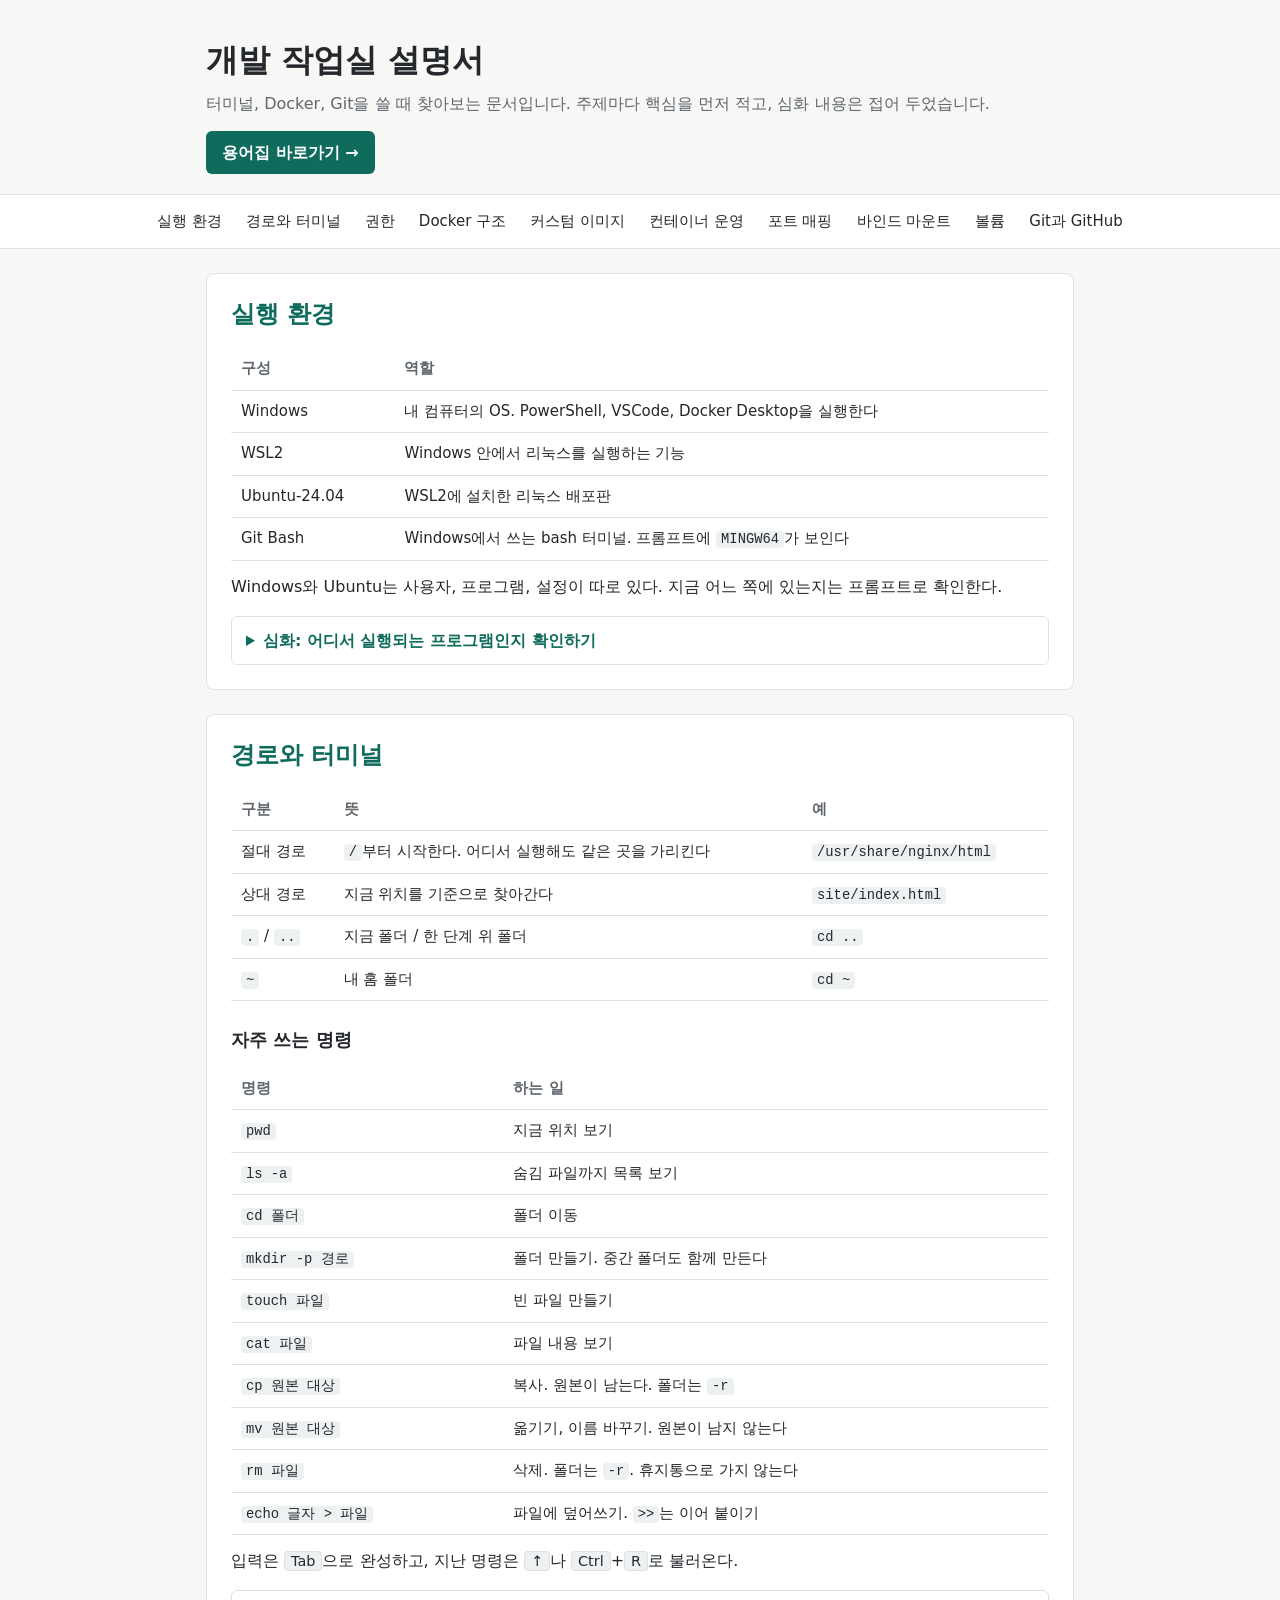
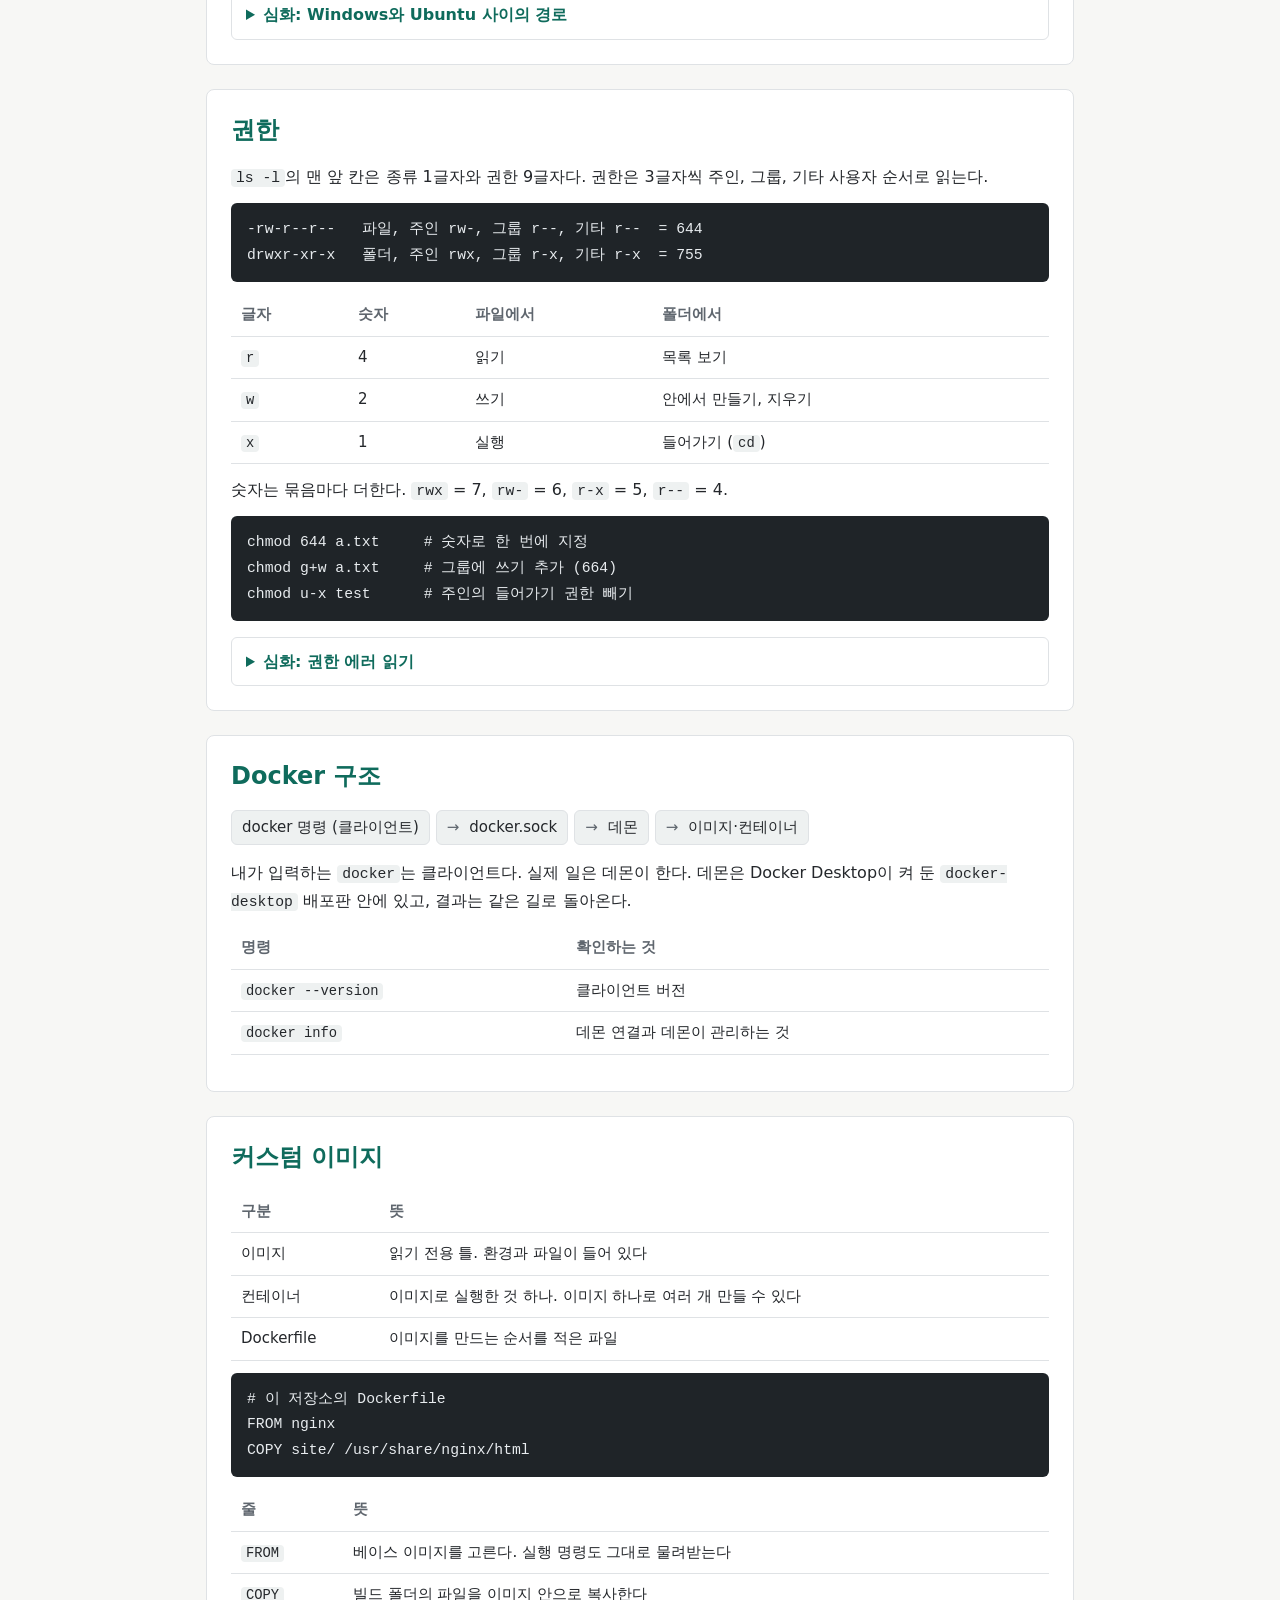
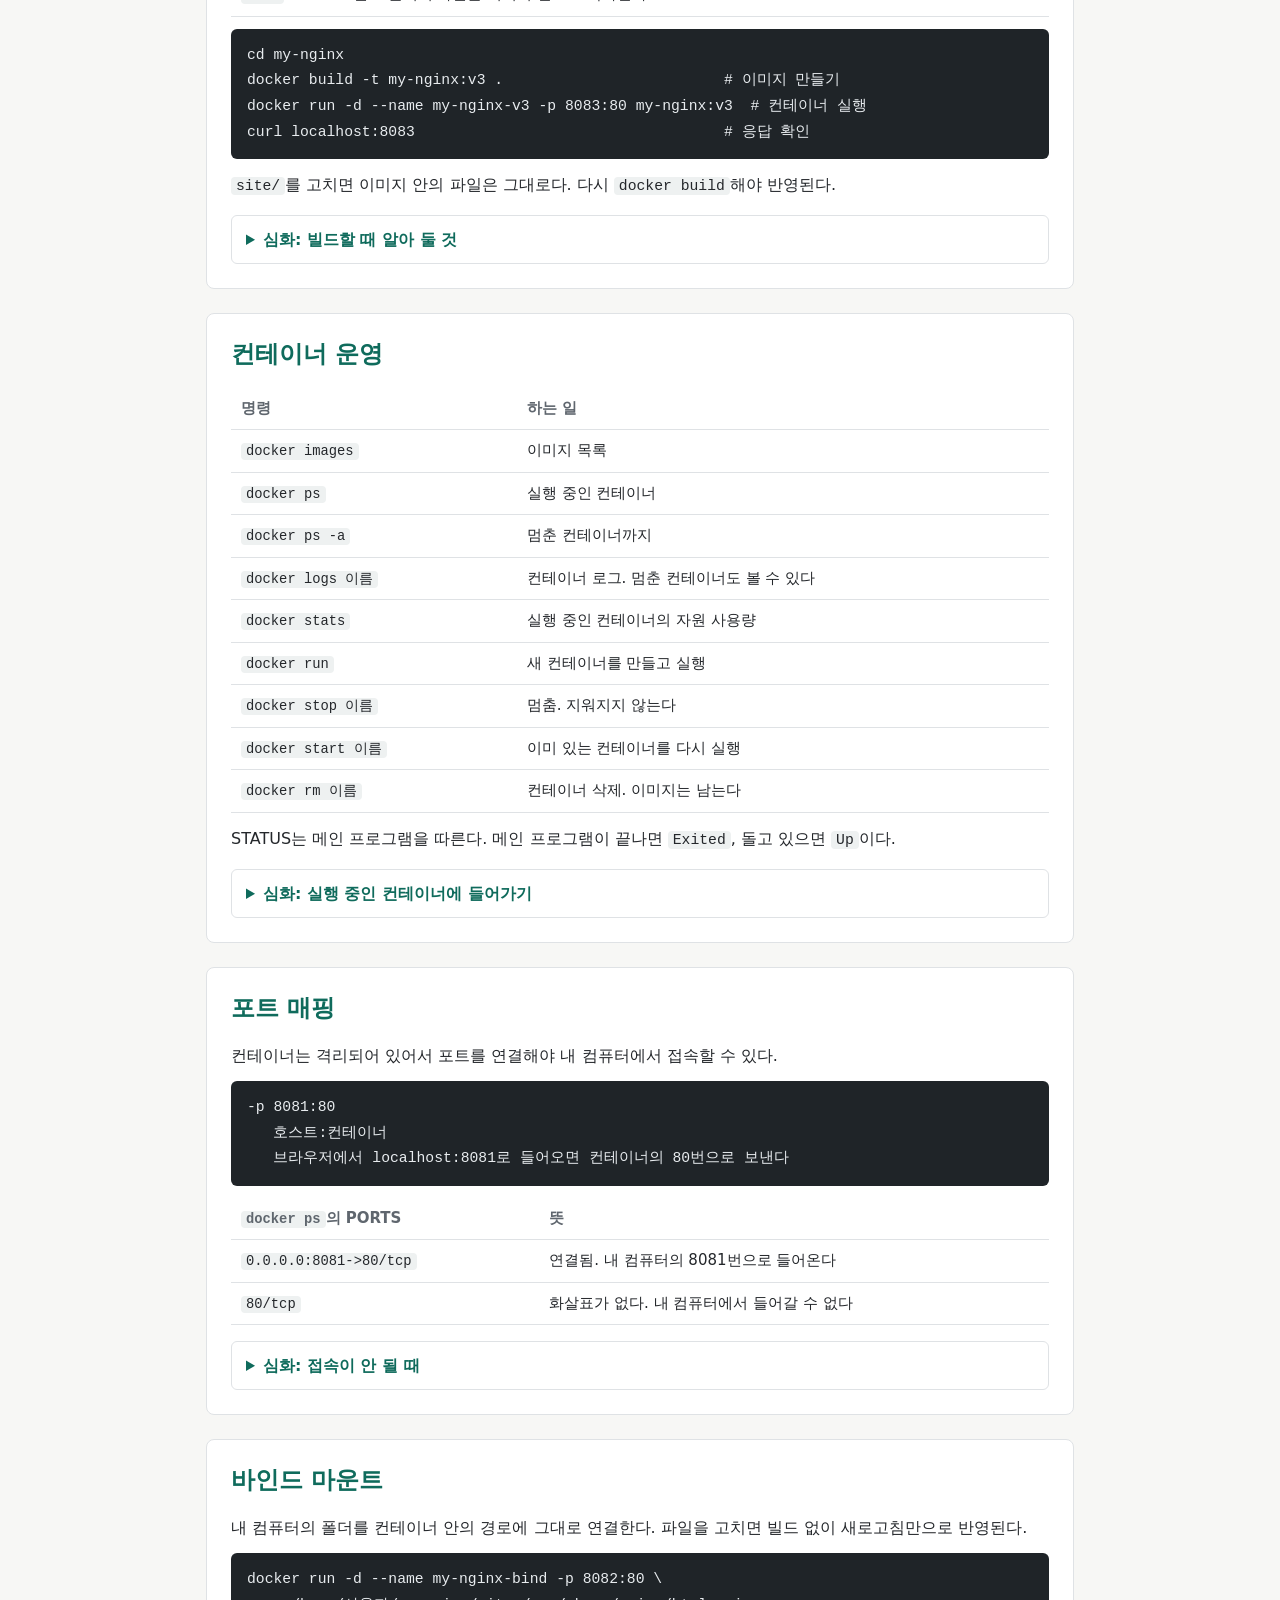
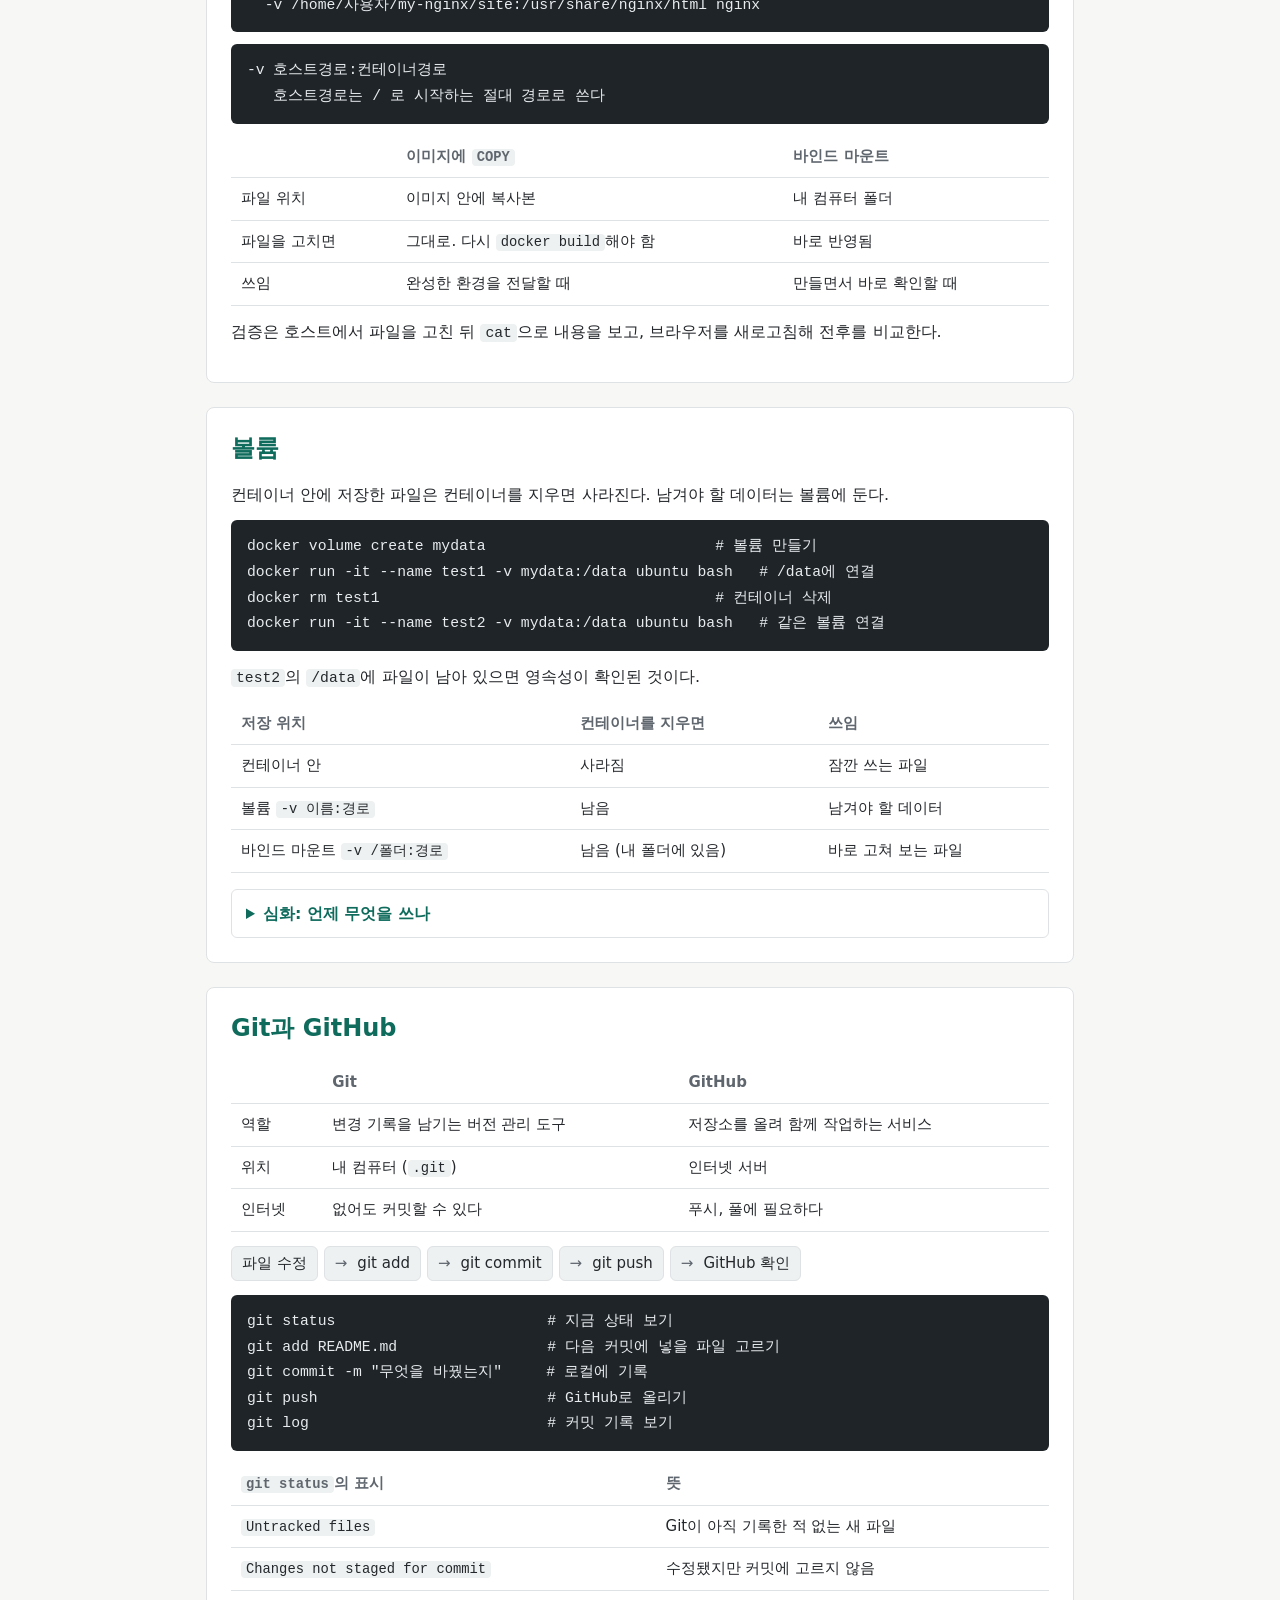
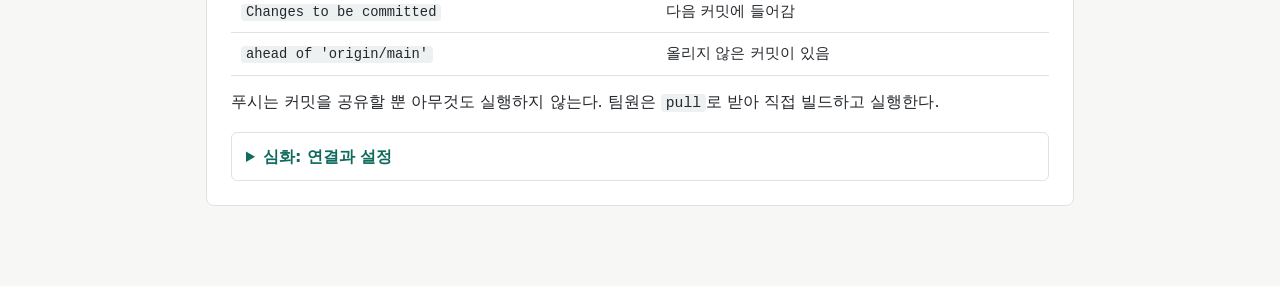
<file: my-nginx/site/index.html>
<!doctype html>
<html lang="ko">
<head>
<meta charset="utf-8">
<meta name="viewport" content="width=device-width, initial-scale=1">
<title>개발 작업실 설명서</title>
<link rel="stylesheet" href="style.css">
</head>
<body>
<header class="top">
  <h1>개발 작업실 설명서</h1>
  <p>터미널, Docker, Git을 쓸 때 찾아보는 문서입니다. 주제마다 핵심을 먼저 적고, 심화 내용은 접어 두었습니다.</p>
  <a class="cta" href="glossary.html">용어집 바로가기 →</a>
</header>

<nav class="toc" aria-label="목차">
  <a href="#env">실행 환경</a>
  <a href="#path">경로와 터미널</a>
  <a href="#perm">권한</a>
  <a href="#docker">Docker 구조</a>
  <a href="#image">커스텀 이미지</a>
  <a href="#ops">컨테이너 운영</a>
  <a href="#port">포트 매핑</a>
  <a href="#bind">바인드 마운트</a>
  <a href="#volume">볼륨</a>
  <a href="#git">Git과 GitHub</a>
</nav>

<main>
  <section id="env">
    <h2>실행 환경</h2>
    <table>
      <tr><th>구성</th><th>역할</th></tr>
      <tr><td>Windows</td><td>내 컴퓨터의 OS. PowerShell, VSCode, Docker Desktop을 실행한다</td></tr>
      <tr><td>WSL2</td><td>Windows 안에서 리눅스를 실행하는 기능</td></tr>
      <tr><td>Ubuntu-24.04</td><td>WSL2에 설치한 리눅스 배포판</td></tr>
      <tr><td>Git Bash</td><td>Windows에서 쓰는 bash 터미널. 프롬프트에 <code>MINGW64</code>가 보인다</td></tr>
    </table>
    <p>Windows와 Ubuntu는 사용자, 프로그램, 설정이 따로 있다. 지금 어느 쪽에 있는지는 프롬프트로 확인한다.</p>
    <details>
      <summary>심화: 어디서 실행되는 프로그램인지 확인하기</summary>
      <pre><code>which git      # /usr/bin/git 이면 Ubuntu 패키지
which docker   # Docker Desktop의 WSL integration이 넣은 파일을 쓴다
wsl --list --verbose   # 설치한 배포판과 상태 보기 (PowerShell)
wsl --list --online    # 설치할 수 있는 배포판 보기 (PowerShell)</code></pre>
      <p><code>/mnt/c/</code>로 시작하는 프로그램 경로는 Windows 쪽 파일이다.</p>
    </details>
  </section>

  <section id="path">
    <h2>경로와 터미널</h2>
    <table>
      <tr><th>구분</th><th>뜻</th><th>예</th></tr>
      <tr><td>절대 경로</td><td><code>/</code>부터 시작한다. 어디서 실행해도 같은 곳을 가리킨다</td><td><code>/usr/share/nginx/html</code></td></tr>
      <tr><td>상대 경로</td><td>지금 위치를 기준으로 찾아간다</td><td><code>site/index.html</code></td></tr>
      <tr><td><code>.</code> / <code>..</code></td><td>지금 폴더 / 한 단계 위 폴더</td><td><code>cd ..</code></td></tr>
      <tr><td><code>~</code></td><td>내 홈 폴더</td><td><code>cd ~</code></td></tr>
    </table>
    <h3>자주 쓰는 명령</h3>
    <table>
      <tr><th>명령</th><th>하는 일</th></tr>
      <tr><td><code>pwd</code></td><td>지금 위치 보기</td></tr>
      <tr><td><code>ls -a</code></td><td>숨김 파일까지 목록 보기</td></tr>
      <tr><td><code>cd 폴더</code></td><td>폴더 이동</td></tr>
      <tr><td><code>mkdir -p 경로</code></td><td>폴더 만들기. 중간 폴더도 함께 만든다</td></tr>
      <tr><td><code>touch 파일</code></td><td>빈 파일 만들기</td></tr>
      <tr><td><code>cat 파일</code></td><td>파일 내용 보기</td></tr>
      <tr><td><code>cp 원본 대상</code></td><td>복사. 원본이 남는다. 폴더는 <code>-r</code></td></tr>
      <tr><td><code>mv 원본 대상</code></td><td>옮기기, 이름 바꾸기. 원본이 남지 않는다</td></tr>
      <tr><td><code>rm 파일</code></td><td>삭제. 폴더는 <code>-r</code>. 휴지통으로 가지 않는다</td></tr>
      <tr><td><code>echo 글자 &gt; 파일</code></td><td>파일에 덮어쓰기. <code>&gt;&gt;</code>는 이어 붙이기</td></tr>
    </table>
    <p>입력은 <kbd>Tab</kbd>으로 완성하고, 지난 명령은 <kbd>↑</kbd>나 <kbd>Ctrl</kbd>+<kbd>R</kbd>로 불러온다.</p>
    <details>
      <summary>심화: Windows와 Ubuntu 사이의 경로</summary>
      <table>
        <tr><th>어디서</th><th>어디를 볼 때</th><th>경로</th></tr>
        <tr><td>Ubuntu</td><td>Windows <code>C:\Users</code></td><td><code>/mnt/c/Users</code></td></tr>
        <tr><td>Ubuntu</td><td>Windows <code>D:\</code></td><td><code>/mnt/d</code></td></tr>
        <tr><td>Windows 탐색기</td><td>Ubuntu 홈</td><td><code>\\wsl.localhost\Ubuntu-24.04\home\사용자</code></td></tr>
        <tr><td>Git Bash</td><td>Windows <code>C:\Users</code></td><td><code>/c/Users</code></td></tr>
      </table>
      <p>이름이 <code>.</code>으로 시작하는 파일은 숨김 파일이다. 그래서 <code>ls</code>에는 안 보이고 <code>ls -a</code>에 보인다.</p>
    </details>
  </section>

  <section id="perm">
    <h2>권한</h2>
    <p><code>ls -l</code>의 맨 앞 칸은 종류 1글자와 권한 9글자다. 권한은 3글자씩 주인, 그룹, 기타 사용자 순서로 읽는다.</p>
    <pre><code>-rw-r--r--   파일, 주인 rw-, 그룹 r--, 기타 r--  = 644
drwxr-xr-x   폴더, 주인 rwx, 그룹 r-x, 기타 r-x  = 755</code></pre>
    <table>
      <tr><th>글자</th><th>숫자</th><th>파일에서</th><th>폴더에서</th></tr>
      <tr><td><code>r</code></td><td>4</td><td>읽기</td><td>목록 보기</td></tr>
      <tr><td><code>w</code></td><td>2</td><td>쓰기</td><td>안에서 만들기, 지우기</td></tr>
      <tr><td><code>x</code></td><td>1</td><td>실행</td><td>들어가기 (<code>cd</code>)</td></tr>
    </table>
    <p>숫자는 묶음마다 더한다. <code>rwx</code> = 7, <code>rw-</code> = 6, <code>r-x</code> = 5, <code>r--</code> = 4.</p>
    <pre><code>chmod 644 a.txt     # 숫자로 한 번에 지정
chmod g+w a.txt     # 그룹에 쓰기 추가 (664)
chmod u-x test      # 주인의 들어가기 권한 빼기</code></pre>
    <details>
      <summary>심화: 권한 에러 읽기</summary>
      <table>
        <tr><th>화면</th><th>원인</th></tr>
        <tr><td><code>permission denied ... docker.sock</code></td><td><code>docker.sock</code>은 <code>root docker</code> 소유이고 그룹까지만 쓸 수 있다. <code>groups</code>에 <code>docker</code>가 없는 창에서 난다. 다시 접속하면 반영된다</td></tr>
        <tr><td><code>chmod</code>의 <code>Operation not permitted</code></td><td><code>chmod</code>는 파일 주인이나 관리자만 할 수 있다. <code>/mnt/d</code> 파일은 주인이 <code>root</code>로 보여 거절된다</td></tr>
      </table>
    </details>
  </section>

  <section id="docker">
    <h2>Docker 구조</h2>
    <p class="flow"><span>docker 명령 (클라이언트)</span><span>docker.sock</span><span>데몬</span><span>이미지·컨테이너</span></p>
    <p>내가 입력하는 <code>docker</code>는 클라이언트다. 실제 일은 데몬이 한다. 데몬은 Docker Desktop이 켜 둔 <code>docker-desktop</code> 배포판 안에 있고, 결과는 같은 길로 돌아온다.</p>
    <table>
      <tr><th>명령</th><th>확인하는 것</th></tr>
      <tr><td><code>docker --version</code></td><td>클라이언트 버전</td></tr>
      <tr><td><code>docker info</code></td><td>데몬 연결과 데몬이 관리하는 것</td></tr>
    </table>
  </section>

  <section id="image">
    <h2>커스텀 이미지</h2>
    <table>
      <tr><th>구분</th><th>뜻</th></tr>
      <tr><td>이미지</td><td>읽기 전용 틀. 환경과 파일이 들어 있다</td></tr>
      <tr><td>컨테이너</td><td>이미지로 실행한 것 하나. 이미지 하나로 여러 개 만들 수 있다</td></tr>
      <tr><td>Dockerfile</td><td>이미지를 만드는 순서를 적은 파일</td></tr>
    </table>
    <pre><code># 이 저장소의 Dockerfile
FROM nginx
COPY site/ /usr/share/nginx/html</code></pre>
    <table>
      <tr><th>줄</th><th>뜻</th></tr>
      <tr><td><code>FROM</code></td><td>베이스 이미지를 고른다. 실행 명령도 그대로 물려받는다</td></tr>
      <tr><td><code>COPY</code></td><td>빌드 폴더의 파일을 이미지 안으로 복사한다</td></tr>
    </table>
    <pre><code>cd my-nginx
docker build -t my-nginx:v3 .                         # 이미지 만들기
docker run -d --name my-nginx-v3 -p 8083:80 my-nginx:v3  # 컨테이너 실행
curl localhost:8083                                   # 응답 확인</code></pre>
    <p><code>site/</code>를 고치면 이미지 안의 파일은 그대로다. 다시 <code>docker build</code>해야 반영된다.</p>
    <details>
      <summary>심화: 빌드할 때 알아 둘 것</summary>
      <ul>
        <li><code>docker build</code> 끝의 <code>.</code>은 지금 폴더를 빌드 폴더로 Docker에 넘긴다는 뜻이다. <code>COPY</code>의 앞 경로는 이 폴더 안에서 찾는다.</li>
        <li><code>my-nginx</code> 폴더에서 빌드할 때 <code>cat site/index.html</code>로 열리는 파일은 <code>COPY site/index.html ...</code>로 쓸 수 있다.</li>
        <li><code>/home/...</code>이나 <code>/mnt/d/...</code>처럼 빌드 폴더 밖의 파일은 가져올 수 없다. <code>/</code>로 시작해도 빌드 폴더 안에서 찾으므로 <code>not found</code>가 난다.</li>
        <li><code>COPY</code>의 뒤 경로는 이미지 안의 위치다.</li>
        <li><code>CACHED</code>는 줄과 쓰는 파일이 그대로라서 이전 결과를 다시 썼다는 뜻이다.</li>
        <li>NGINX는 <code>/etc/nginx/conf.d/default.conf</code>의 <code>root</code> 폴더에서 <code>index</code> 파일을 찾아 보낸다. 그래서 <code>/usr/share/nginx/html</code>에 <code>index.html</code>을 넣는다.</li>
        <li>페이지가 가리키는 CSS, 이미지까지 함께 넣어야 한다. 빠지면 꾸밈이 없는 페이지나 <code>404</code>가 나온다.</li>
      </ul>
    </details>
  </section>

  <section id="ops">
    <h2>컨테이너 운영</h2>
    <table>
      <tr><th>명령</th><th>하는 일</th></tr>
      <tr><td><code>docker images</code></td><td>이미지 목록</td></tr>
      <tr><td><code>docker ps</code></td><td>실행 중인 컨테이너</td></tr>
      <tr><td><code>docker ps -a</code></td><td>멈춘 컨테이너까지</td></tr>
      <tr><td><code>docker logs 이름</code></td><td>컨테이너 로그. 멈춘 컨테이너도 볼 수 있다</td></tr>
      <tr><td><code>docker stats</code></td><td>실행 중인 컨테이너의 자원 사용량</td></tr>
      <tr><td><code>docker run</code></td><td>새 컨테이너를 만들고 실행</td></tr>
      <tr><td><code>docker stop 이름</code></td><td>멈춤. 지워지지 않는다</td></tr>
      <tr><td><code>docker start 이름</code></td><td>이미 있는 컨테이너를 다시 실행</td></tr>
      <tr><td><code>docker rm 이름</code></td><td>컨테이너 삭제. 이미지는 남는다</td></tr>
    </table>
    <p>STATUS는 메인 프로그램을 따른다. 메인 프로그램이 끝나면 <code>Exited</code>, 돌고 있으면 <code>Up</code>이다.</p>
    <details>
      <summary>심화: 실행 중인 컨테이너에 들어가기</summary>
      <table>
        <tr><th>명령</th><th>동작</th><th><code>exit</code>하면</th></tr>
        <tr><td><code>docker exec -it 이름 bash</code></td><td>새 프로그램을 따로 띄운다</td><td>그 프로그램만 끝나고 컨테이너는 <code>Up</code></td></tr>
        <tr><td><code>docker attach 이름</code></td><td>메인 프로그램에 연결한다</td><td>메인이 끝나 <code>Exited</code>가 될 수 있다</td></tr>
      </table>
      <p>상태를 확인할 때는 <code>exec</code>가 안전하다.</p>
    </details>
  </section>

  <section id="port">
    <h2>포트 매핑</h2>
    <p>컨테이너는 격리되어 있어서 포트를 연결해야 내 컴퓨터에서 접속할 수 있다.</p>
    <pre><code>-p 8081:80
   호스트:컨테이너
   브라우저에서 localhost:8081로 들어오면 컨테이너의 80번으로 보낸다</code></pre>
    <table>
      <tr><th><code>docker ps</code>의 PORTS</th><th>뜻</th></tr>
      <tr><td><code>0.0.0.0:8081-&gt;80/tcp</code></td><td>연결됨. 내 컴퓨터의 8081번으로 들어온다</td></tr>
      <tr><td><code>80/tcp</code></td><td>화살표가 없다. 내 컴퓨터에서 들어갈 수 없다</td></tr>
    </table>
    <details>
      <summary>심화: 접속이 안 될 때</summary>
      <table>
        <tr><th>화면</th><th>뜻</th></tr>
        <tr><td><code>port is already allocated</code></td><td>호스트 포트가 이미 쓰이는 중이다. 컨테이너 포트는 각자 80이어도 되지만 호스트 포트는 겹칠 수 없다</td></tr>
        <tr><td><code>ERR_CONNECTION_REFUSED</code></td><td>그 포트에서 기다리는 프로그램이 없다</td></tr>
        <tr><td><code>404 Not Found</code></td><td>서버는 답했지만 그 파일이 없다</td></tr>
      </table>
      <table>
        <tr><th>PORTS 앞 주소</th><th>들어올 수 있는 곳</th></tr>
        <tr><td><code>127.0.0.1</code></td><td>내 컴퓨터 안에서만</td></tr>
        <tr><td><code>0.0.0.0</code></td><td>내 컴퓨터의 모든 주소로. 외부 공개에 주의한다</td></tr>
      </table>
    </details>
  </section>

  <section id="bind">
    <h2>바인드 마운트</h2>
    <p>내 컴퓨터의 폴더를 컨테이너 안의 경로에 그대로 연결한다. 파일을 고치면 빌드 없이 새로고침만으로 반영된다.</p>
    <pre><code>docker run -d --name my-nginx-bind -p 8082:80 \
  -v /home/사용자/my-nginx/site:/usr/share/nginx/html nginx</code></pre>
    <pre><code>-v 호스트경로:컨테이너경로
   호스트경로는 / 로 시작하는 절대 경로로 쓴다</code></pre>
    <table>
      <tr><th></th><th>이미지에 <code>COPY</code></th><th>바인드 마운트</th></tr>
      <tr><td>파일 위치</td><td>이미지 안에 복사본</td><td>내 컴퓨터 폴더</td></tr>
      <tr><td>파일을 고치면</td><td>그대로. 다시 <code>docker build</code>해야 함</td><td>바로 반영됨</td></tr>
      <tr><td>쓰임</td><td>완성한 환경을 전달할 때</td><td>만들면서 바로 확인할 때</td></tr>
    </table>
    <p>검증은 호스트에서 파일을 고친 뒤 <code>cat</code>으로 내용을 보고, 브라우저를 새로고침해 전후를 비교한다.</p>
  </section>

  <section id="volume">
    <h2>볼륨</h2>
    <p>컨테이너 안에 저장한 파일은 컨테이너를 지우면 사라진다. 남겨야 할 데이터는 볼륨에 둔다.</p>
    <pre><code>docker volume create mydata                          # 볼륨 만들기
docker run -it --name test1 -v mydata:/data ubuntu bash   # /data에 연결
docker rm test1                                      # 컨테이너 삭제
docker run -it --name test2 -v mydata:/data ubuntu bash   # 같은 볼륨 연결</code></pre>
    <p><code>test2</code>의 <code>/data</code>에 파일이 남아 있으면 영속성이 확인된 것이다.</p>
    <table>
      <tr><th>저장 위치</th><th>컨테이너를 지우면</th><th>쓰임</th></tr>
      <tr><td>컨테이너 안</td><td>사라짐</td><td>잠깐 쓰는 파일</td></tr>
      <tr><td>볼륨 <code>-v 이름:경로</code></td><td>남음</td><td>남겨야 할 데이터</td></tr>
      <tr><td>바인드 마운트 <code>-v /폴더:경로</code></td><td>남음 (내 폴더에 있음)</td><td>바로 고쳐 보는 파일</td></tr>
    </table>
    <details>
      <summary>심화: 언제 무엇을 쓰나</summary>
      <ul>
        <li><code>-v</code> 뒤가 <code>/</code>로 시작하면 바인드 마운트, 이름이면 볼륨이다.</li>
        <li>DB는 볼륨에 데이터를 두면, 새 이미지로 컨테이너를 만든 뒤 같은 볼륨을 연결해 데이터를 이어 쓸 수 있다.</li>
      </ul>
    </details>
  </section>

  <section id="git">
    <h2>Git과 GitHub</h2>
    <table>
      <tr><th></th><th>Git</th><th>GitHub</th></tr>
      <tr><td>역할</td><td>변경 기록을 남기는 버전 관리 도구</td><td>저장소를 올려 함께 작업하는 서비스</td></tr>
      <tr><td>위치</td><td>내 컴퓨터 (<code>.git</code>)</td><td>인터넷 서버</td></tr>
      <tr><td>인터넷</td><td>없어도 커밋할 수 있다</td><td>푸시, 풀에 필요하다</td></tr>
    </table>
    <p class="flow"><span>파일 수정</span><span>git add</span><span>git commit</span><span>git push</span><span>GitHub 확인</span></p>
    <pre><code>git status                        # 지금 상태 보기
git add README.md                 # 다음 커밋에 넣을 파일 고르기
git commit -m "무엇을 바꿨는지"     # 로컬에 기록
git push                          # GitHub로 올리기
git log                           # 커밋 기록 보기</code></pre>
    <table>
      <tr><th><code>git status</code>의 표시</th><th>뜻</th></tr>
      <tr><td><code>Untracked files</code></td><td>Git이 아직 기록한 적 없는 새 파일</td></tr>
      <tr><td><code>Changes not staged for commit</code></td><td>수정됐지만 커밋에 고르지 않음</td></tr>
      <tr><td><code>Changes to be committed</code></td><td>다음 커밋에 들어감</td></tr>
      <tr><td><code>ahead of 'origin/main'</code></td><td>올리지 않은 커밋이 있음</td></tr>
    </table>
    <p>푸시는 커밋을 공유할 뿐 아무것도 실행하지 않는다. 팀원은 <code>pull</code>로 받아 직접 빌드하고 실행한다.</p>
    <details>
      <summary>심화: 연결과 설정</summary>
      <table>
        <tr><th>명령</th><th>하는 일</th></tr>
        <tr><td><code>git clone 주소</code></td><td>저장소를 기록까지 복제한다</td></tr>
        <tr><td><code>git remote -v</code></td><td><code>origin</code>의 주소를 본다</td></tr>
        <tr><td><code>ssh -T git@github.com</code></td><td>SSH 키 연결을 확인한다</td></tr>
        <tr><td><code>git config 항목</code></td><td>실제로 쓰이는 값 하나를 본다</td></tr>
        <tr><td><code>git config --show-origin 항목</code></td><td>그 값이 어느 파일에서 왔는지 본다</td></tr>
      </table>
      <ul>
        <li>설정은 system, global, local 순서로 범위가 좁아지고, 겹치면 좁은 쪽 값이 쓰인다.</li>
        <li><code>--global</code> 없이 설정하면 그 저장소의 <code>.git/config</code>에만 저장된다.</li>
        <li><code>origin/main</code>은 GitHub의 <code>main</code> 위치를 내 컴퓨터가 기억해 둔 것이다.</li>
        <li>커밋의 이메일은 공개된다. 공개 저장소는 GitHub의 noreply 주소를 쓸 수 있다.</li>
        <li>비밀키, 토큰, 비밀번호는 커밋하지 않는다. 한 번 올라간 기록은 설정을 바꿔도 남는다.</li>
      </ul>
    </details>
  </section>
</main>
</body>
</html>
</file>
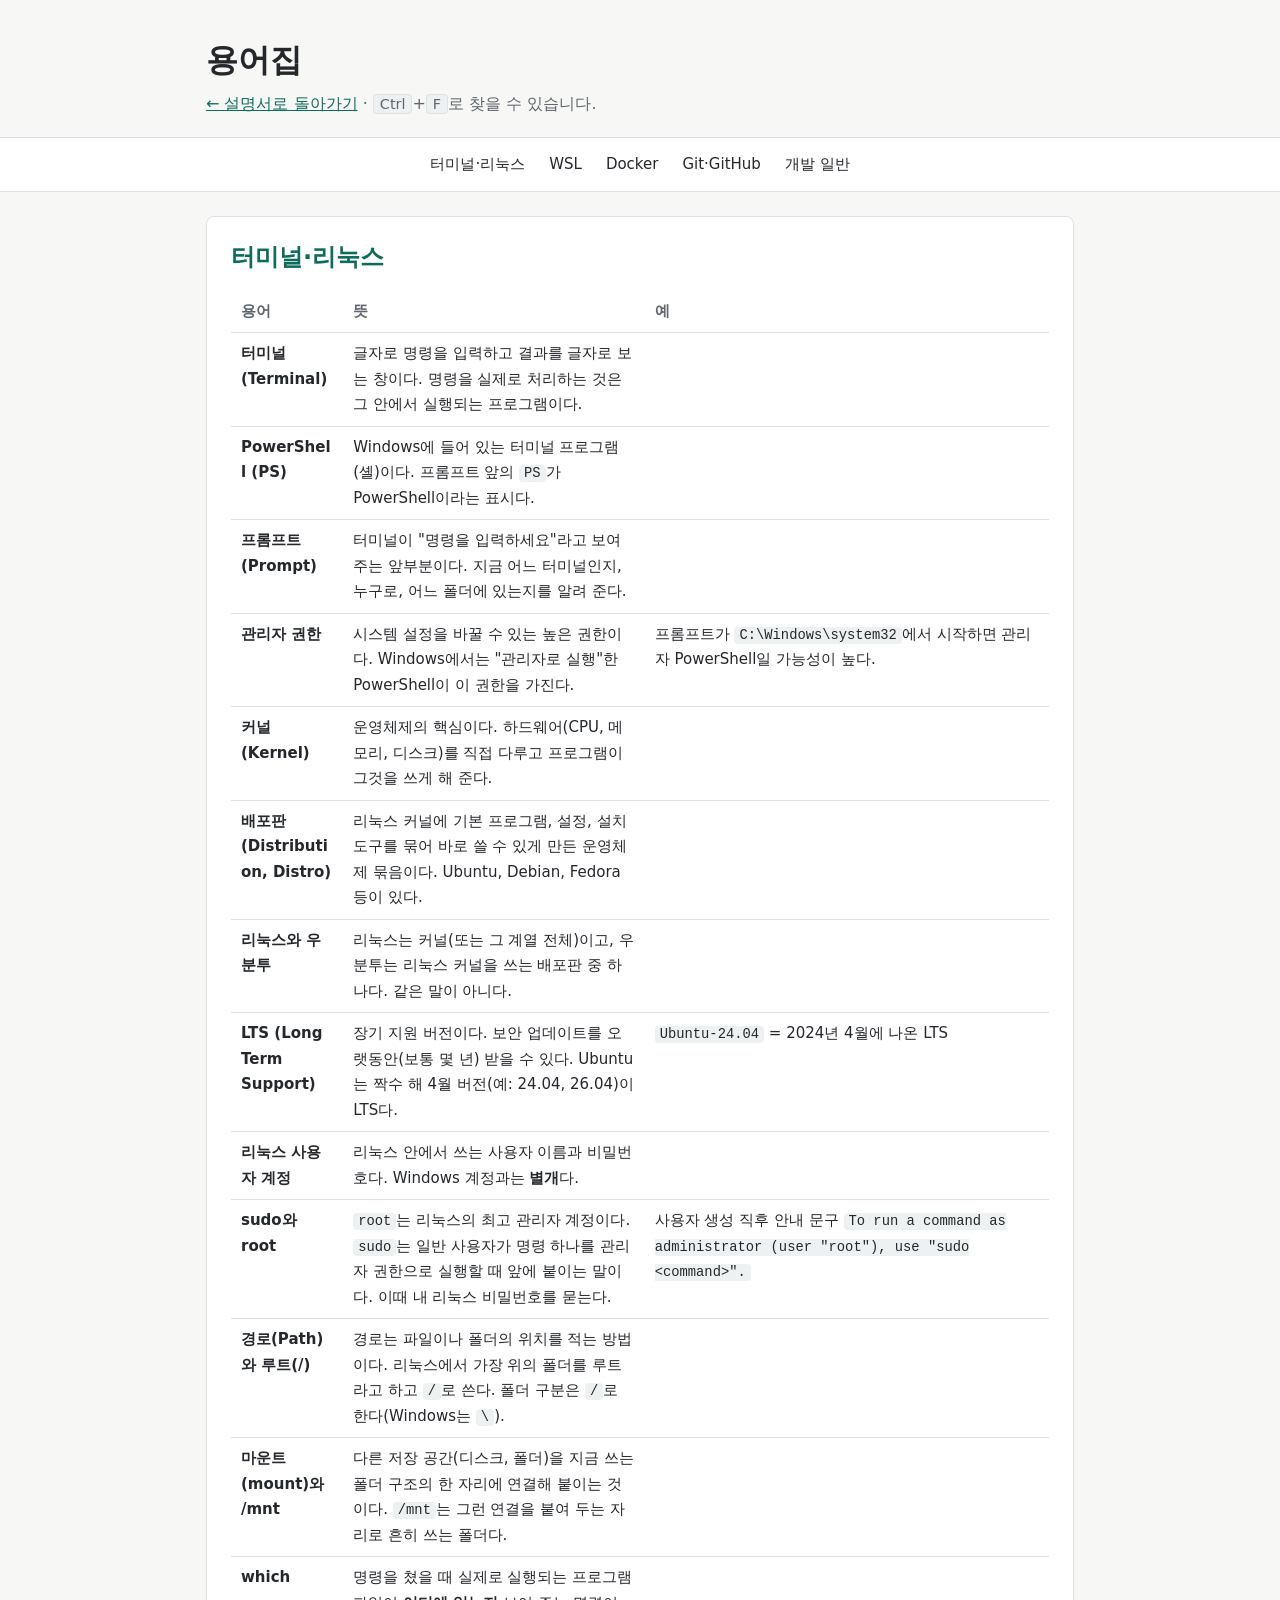
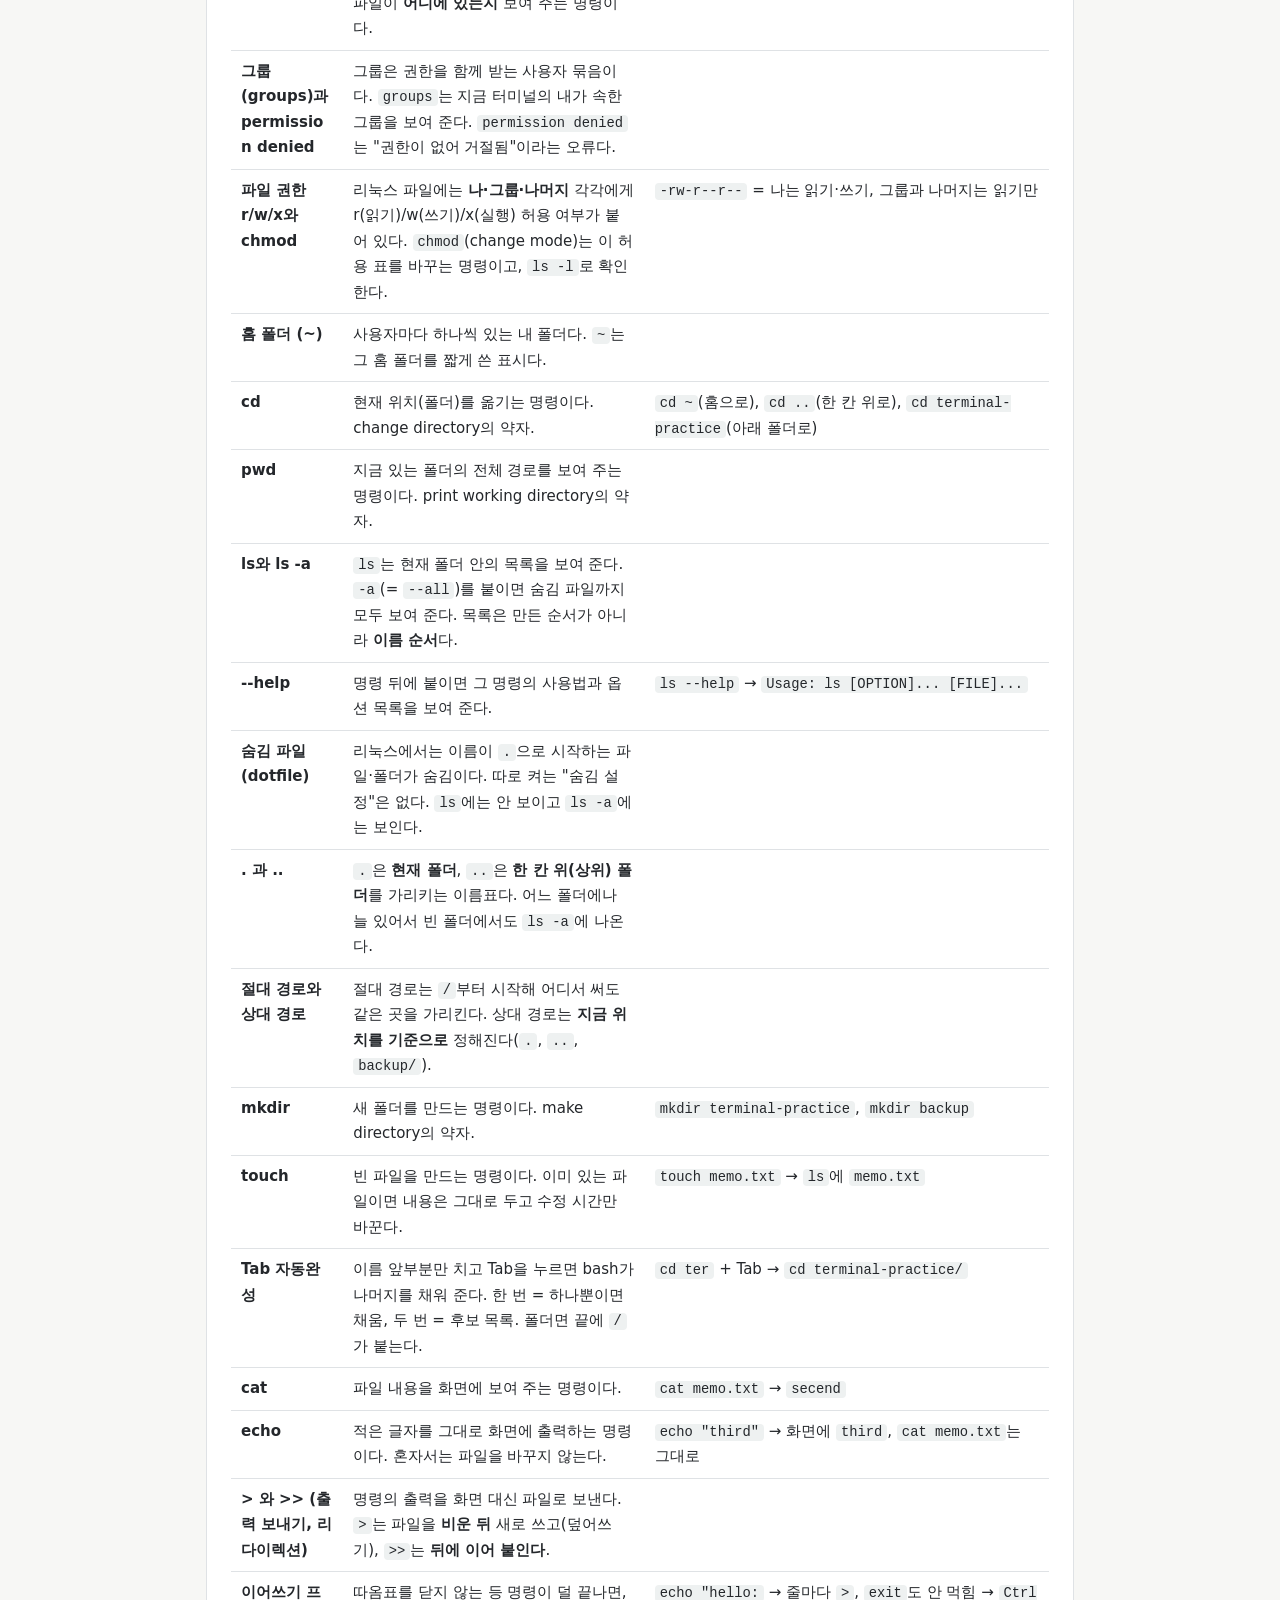
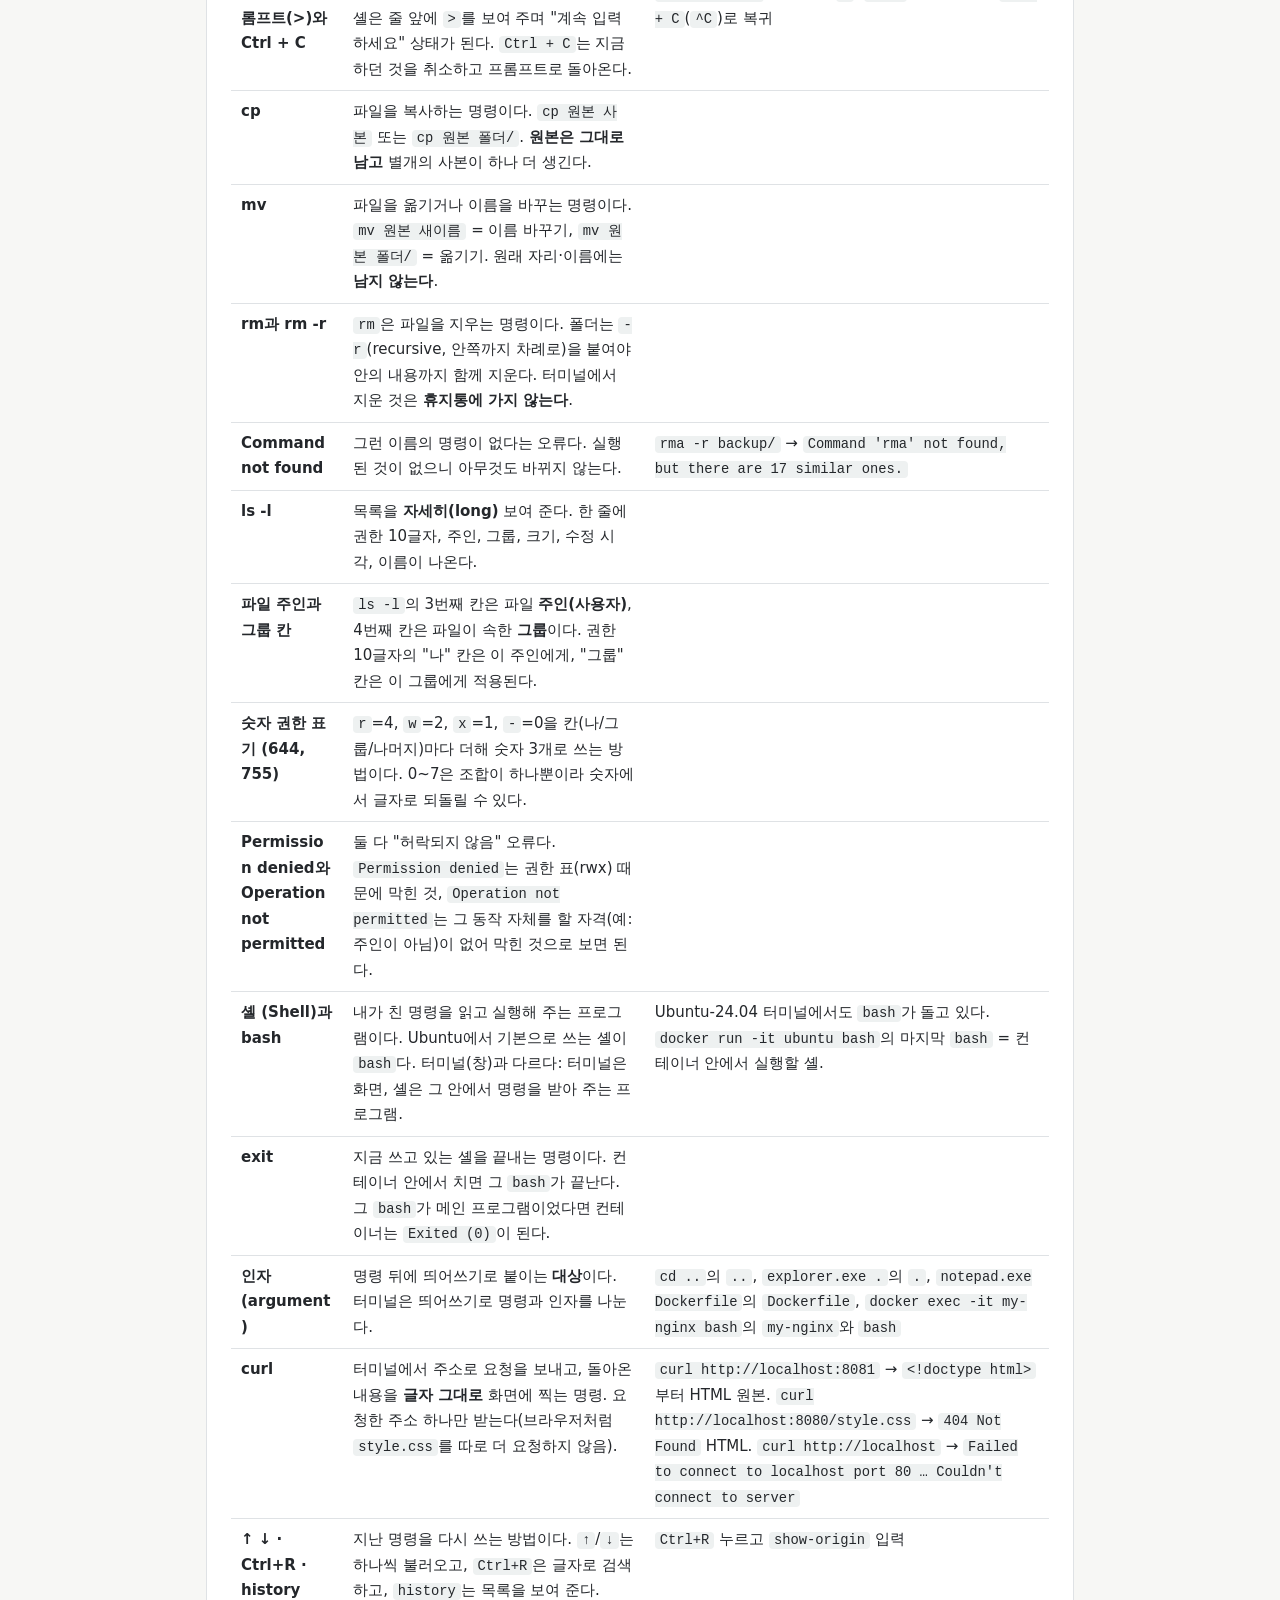
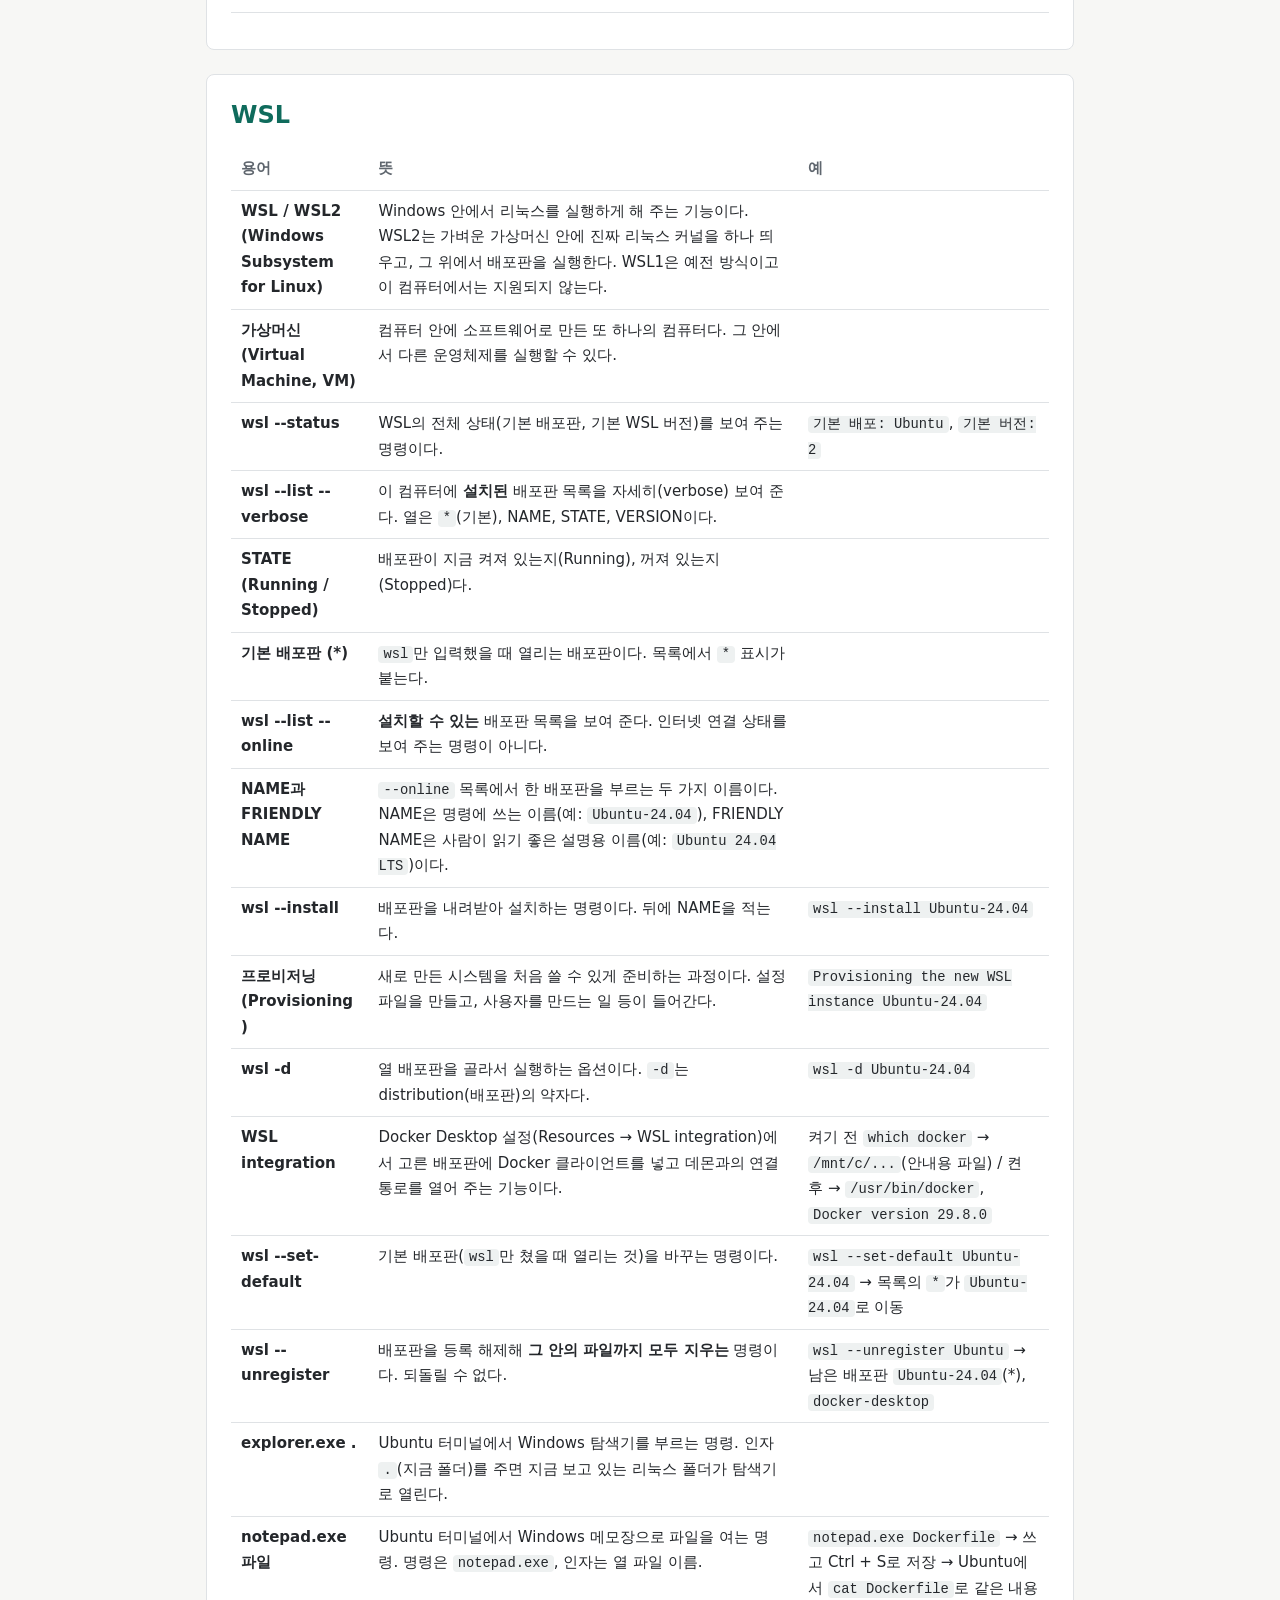
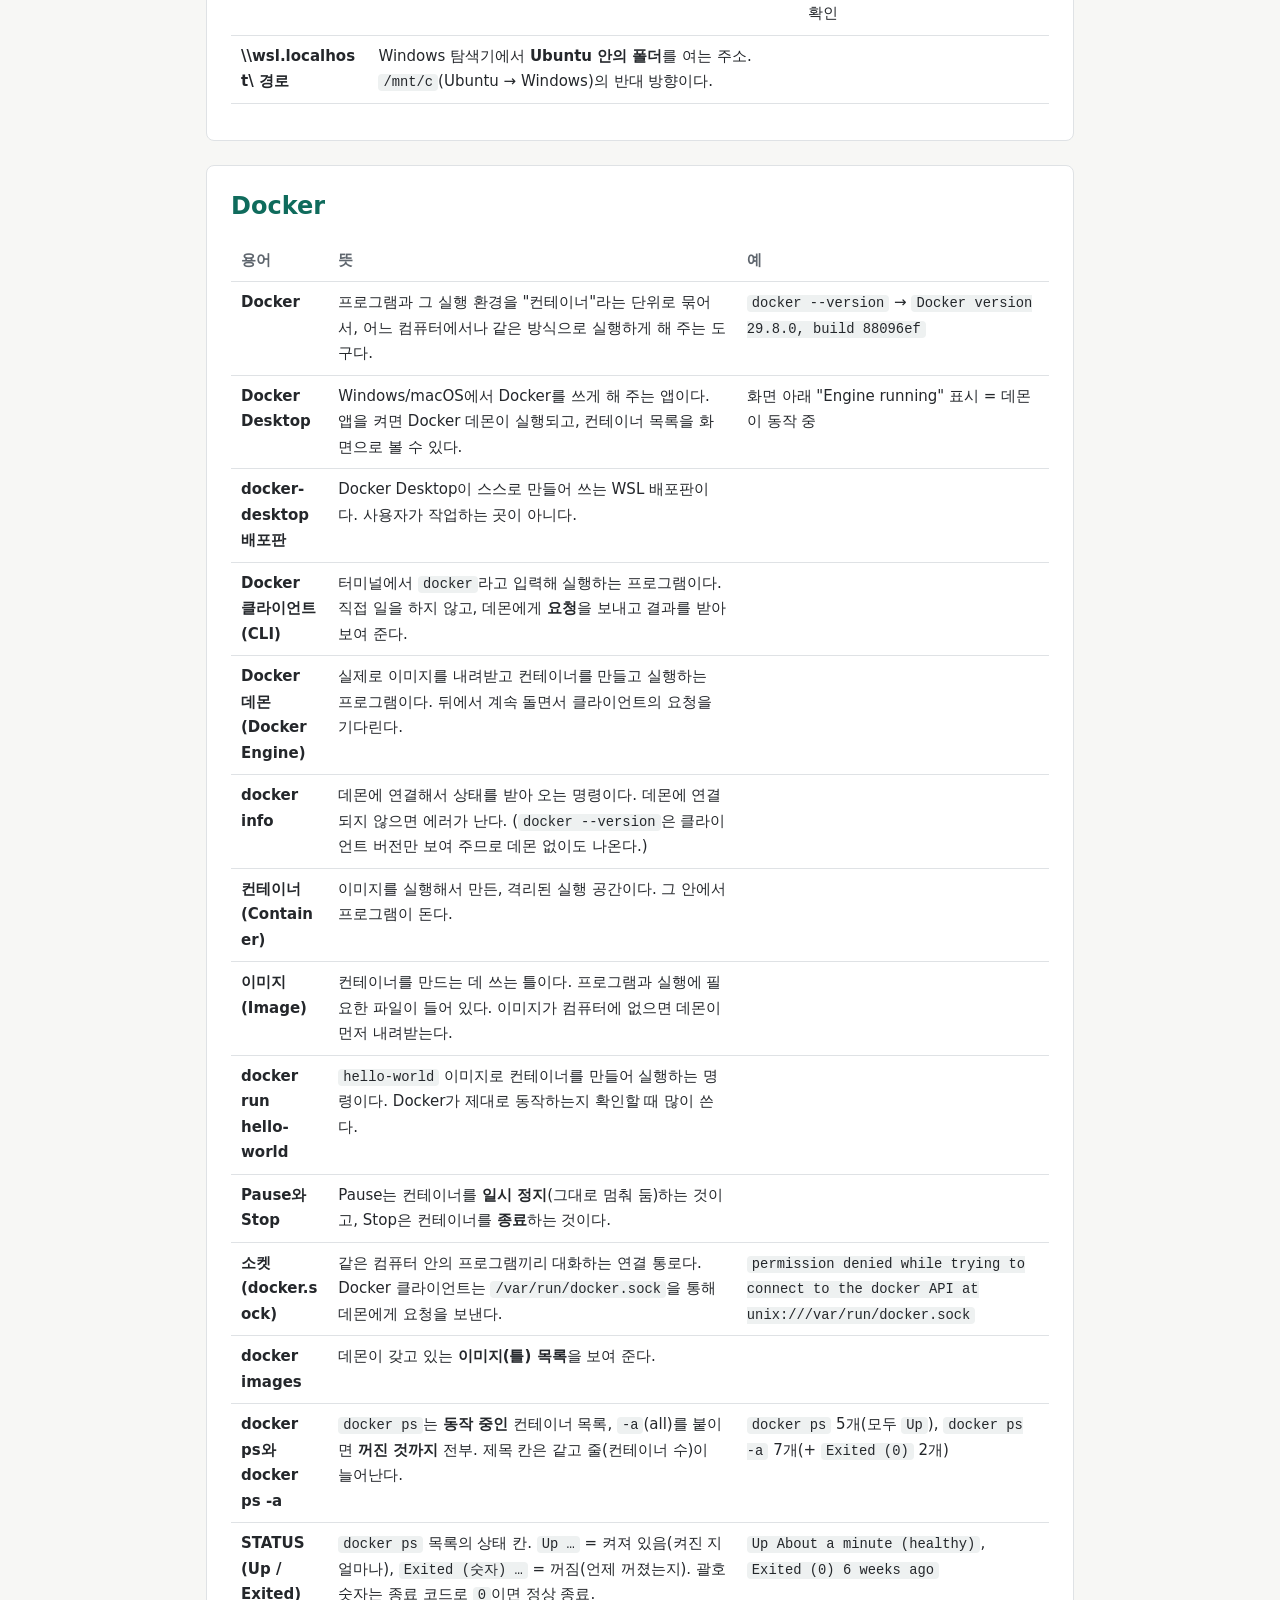
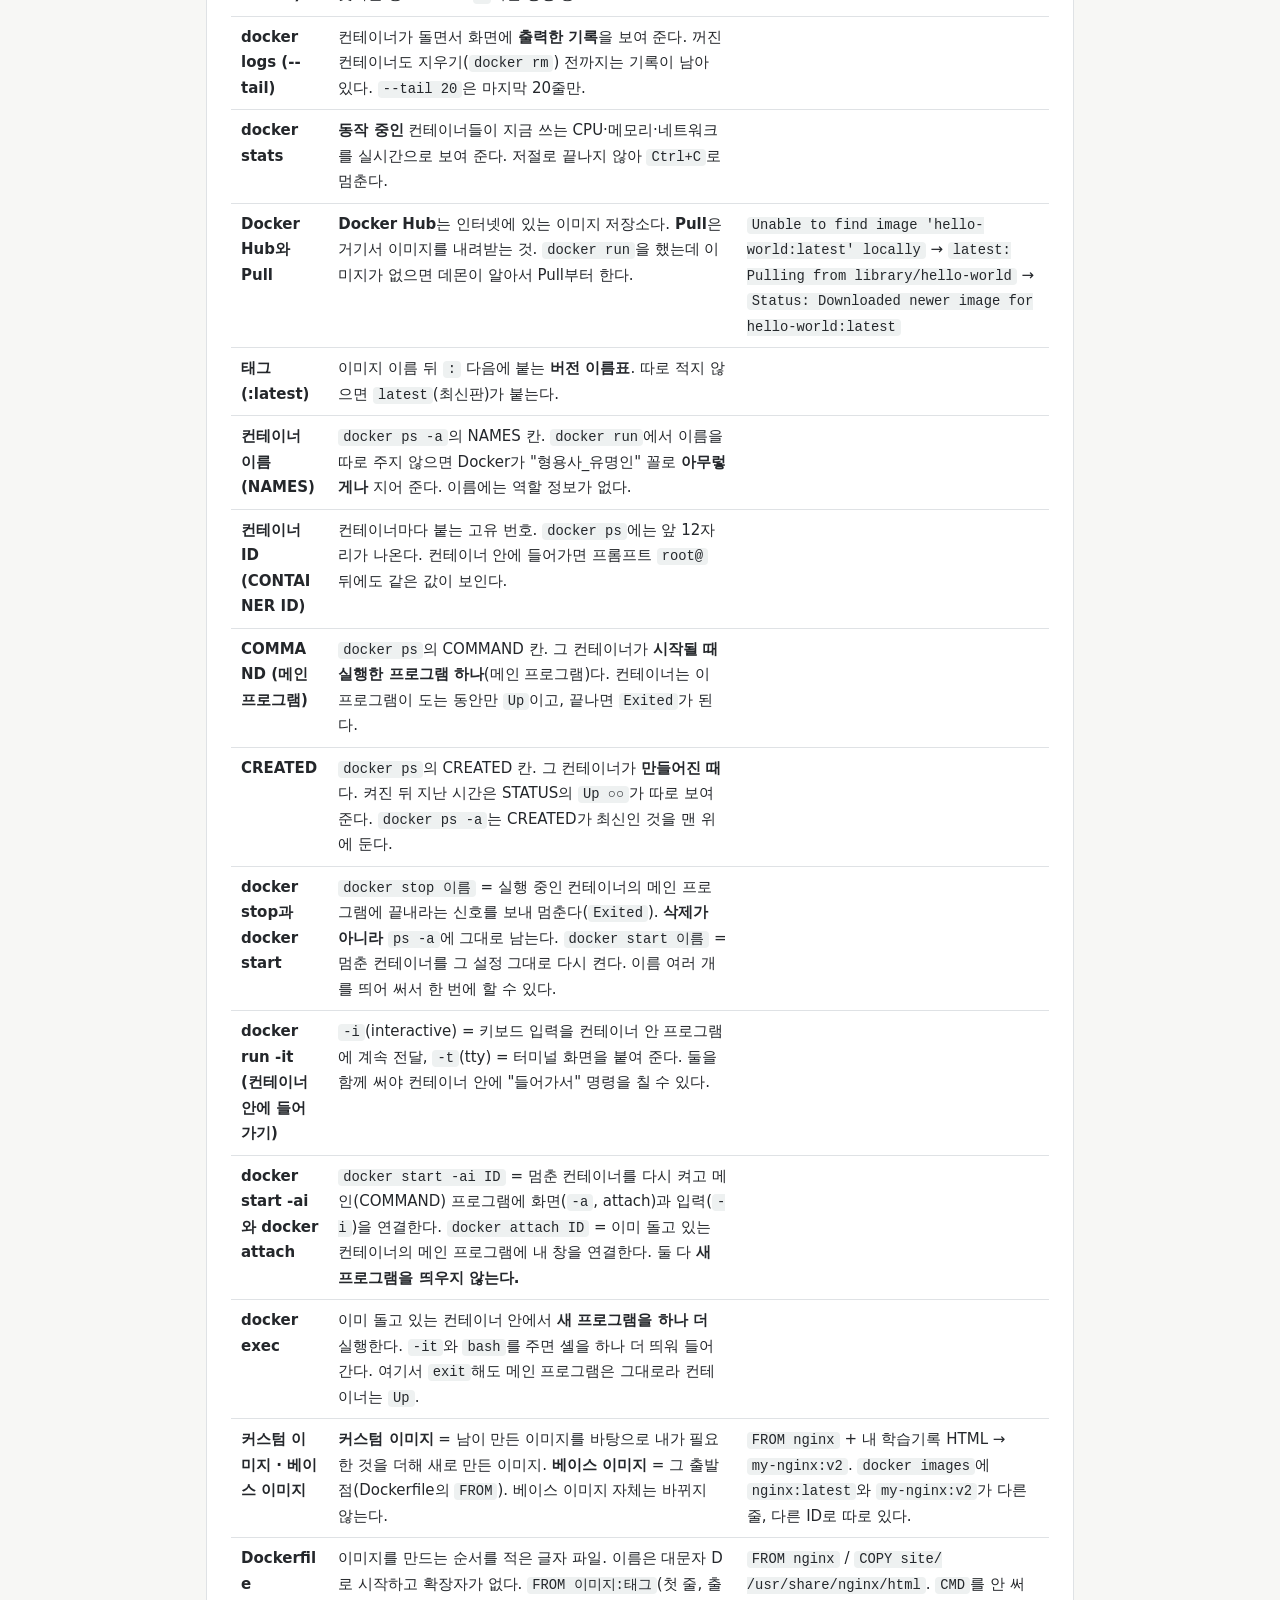
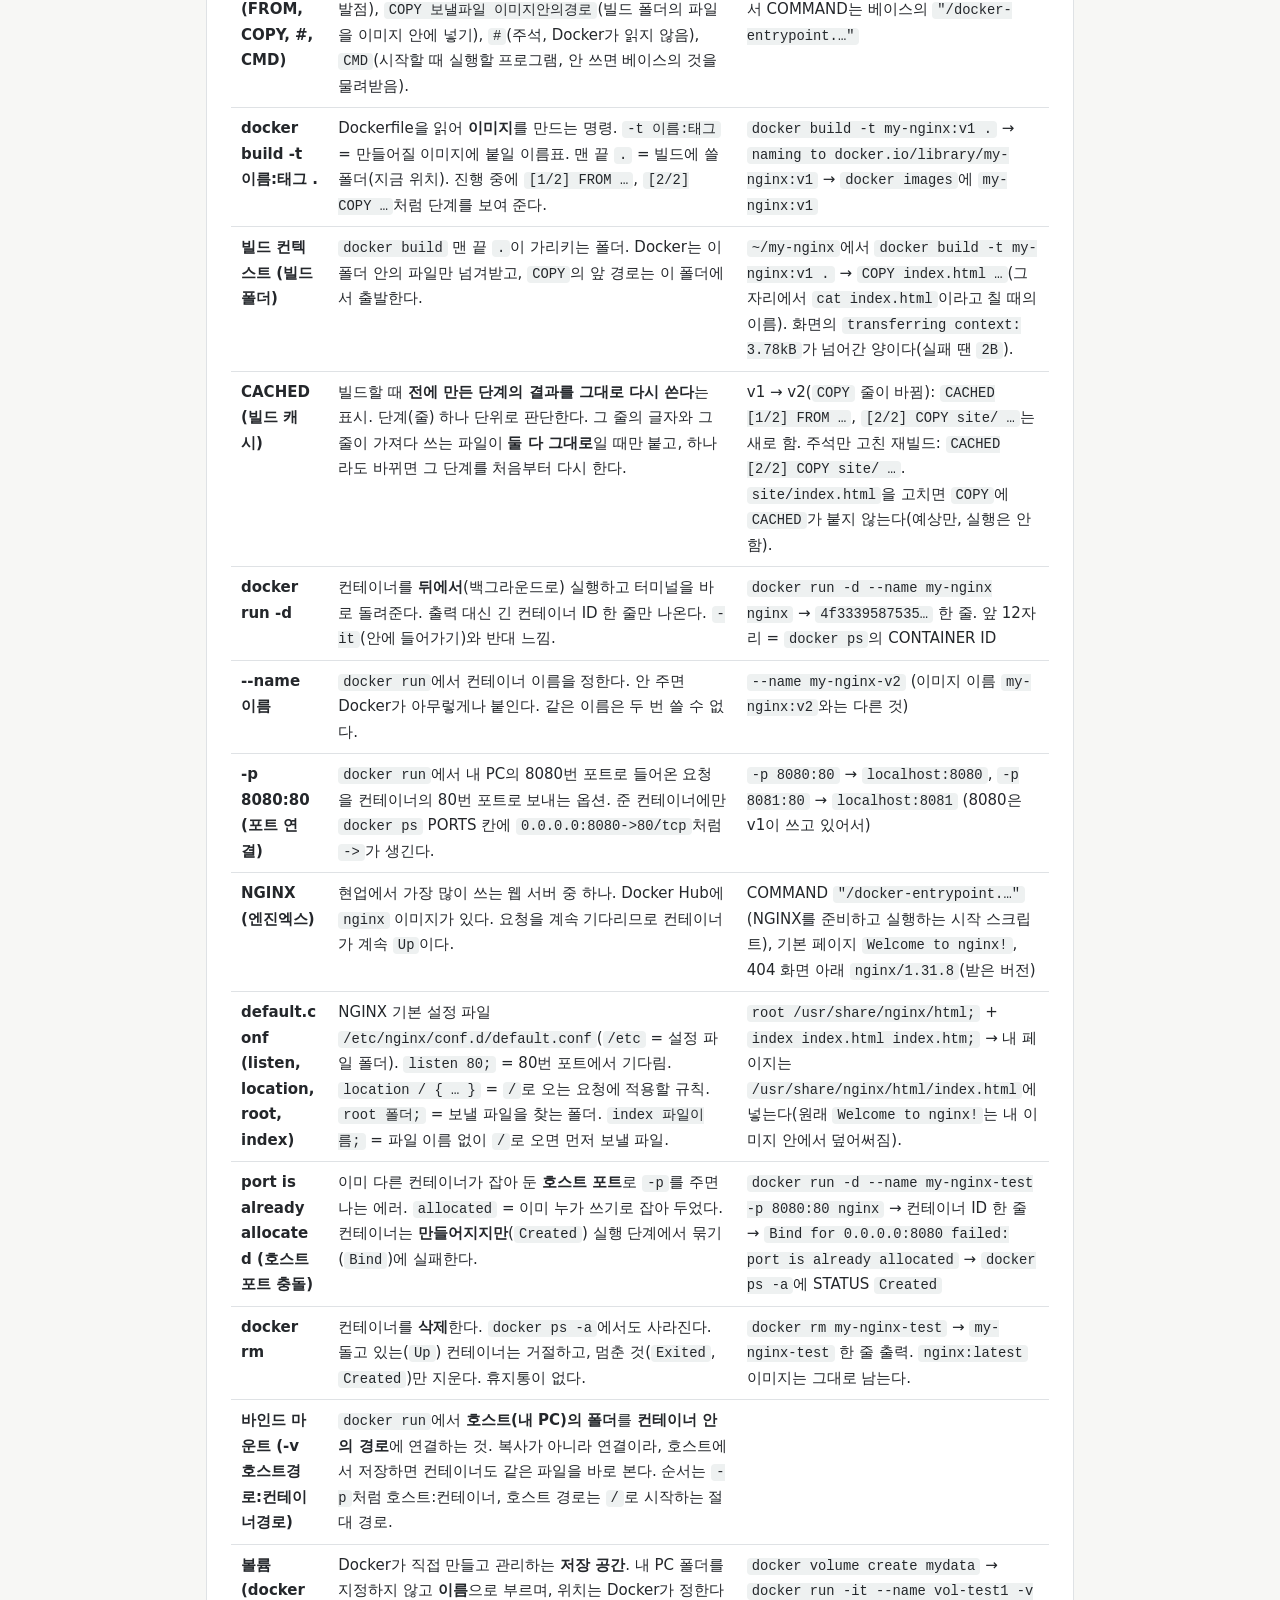
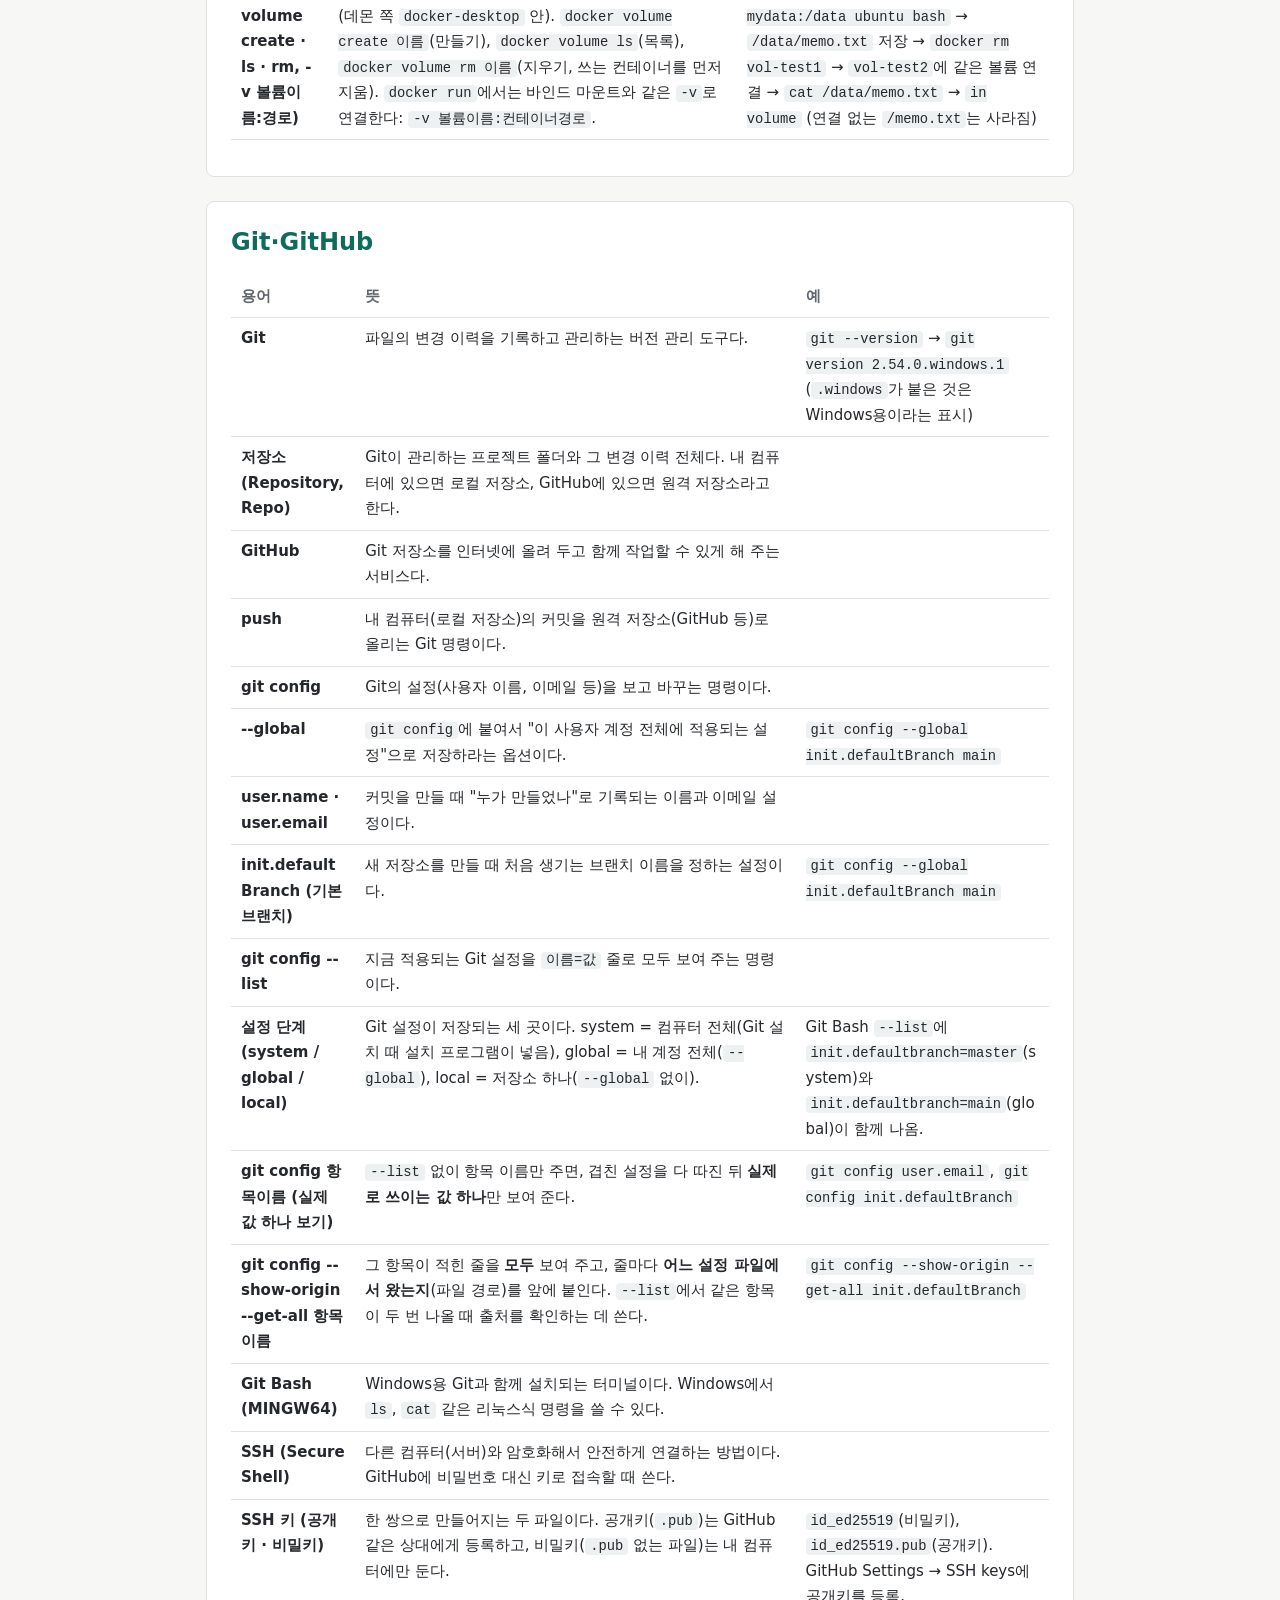
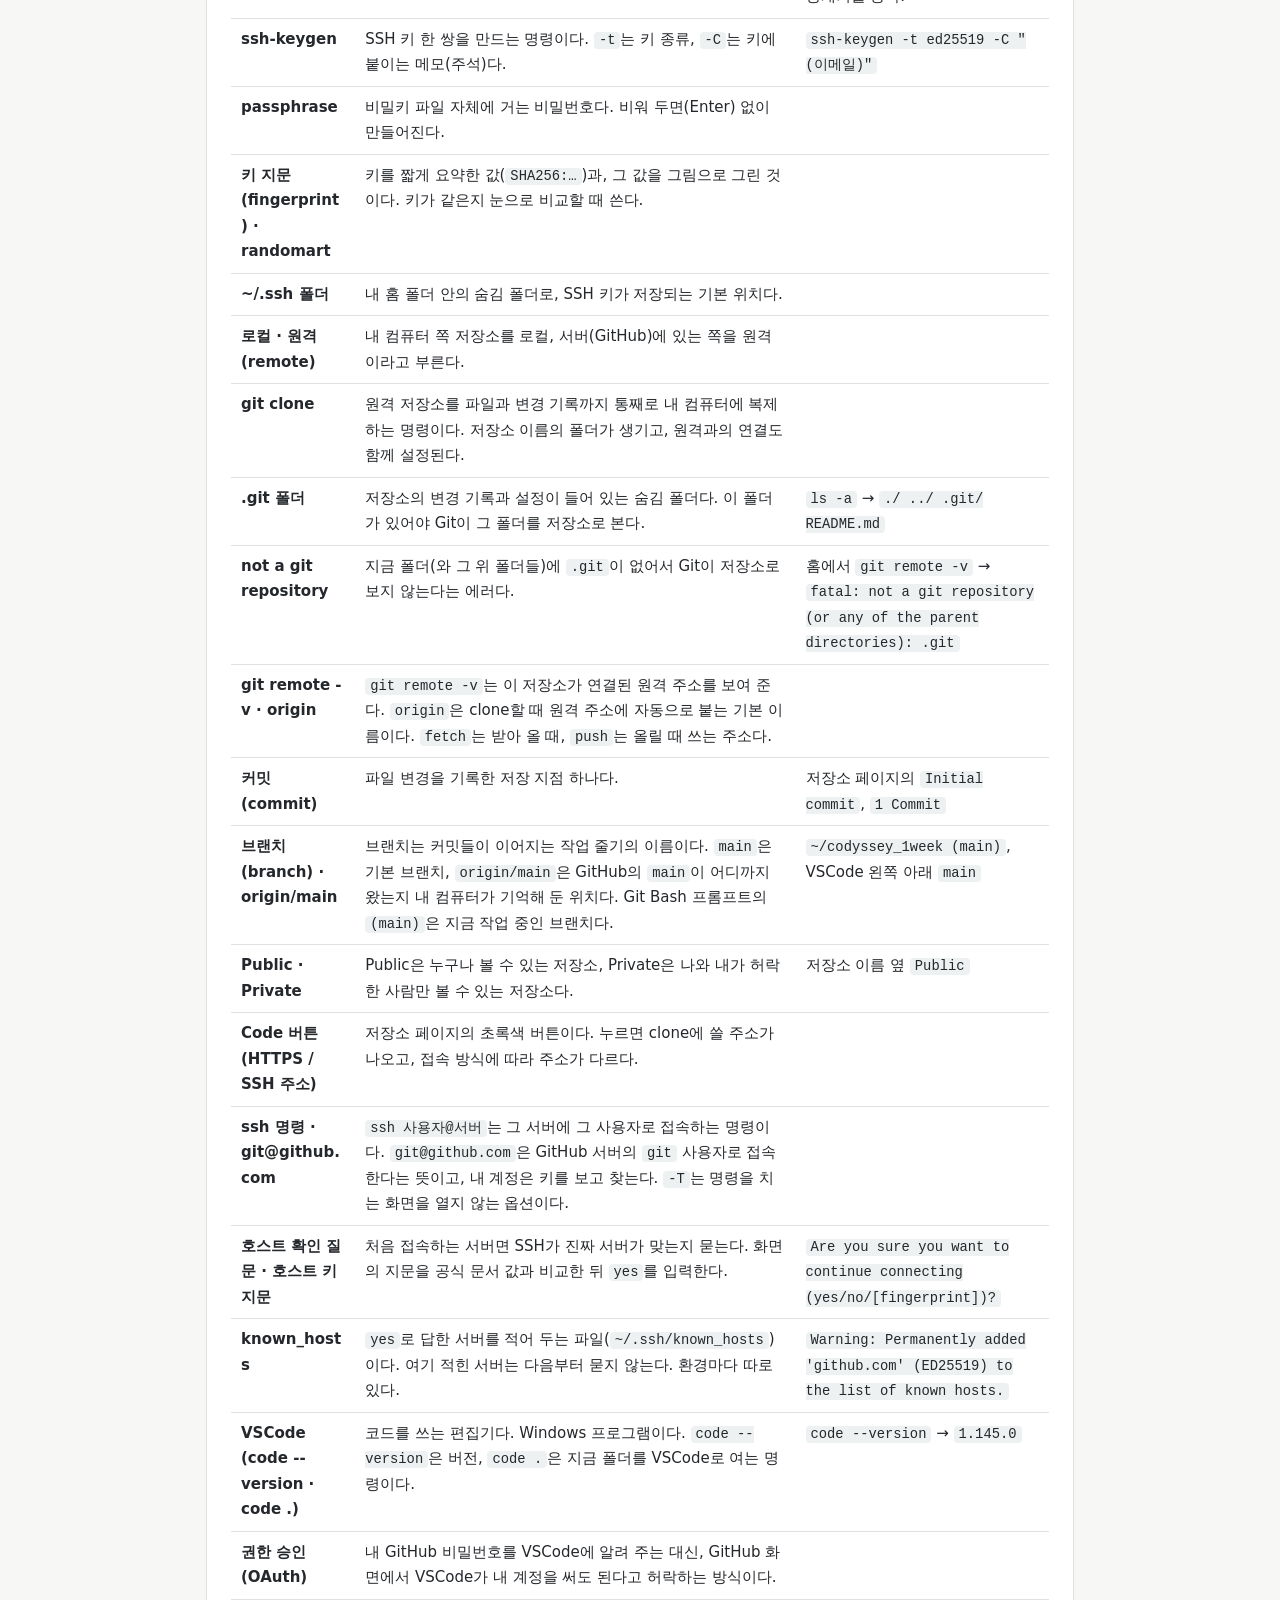
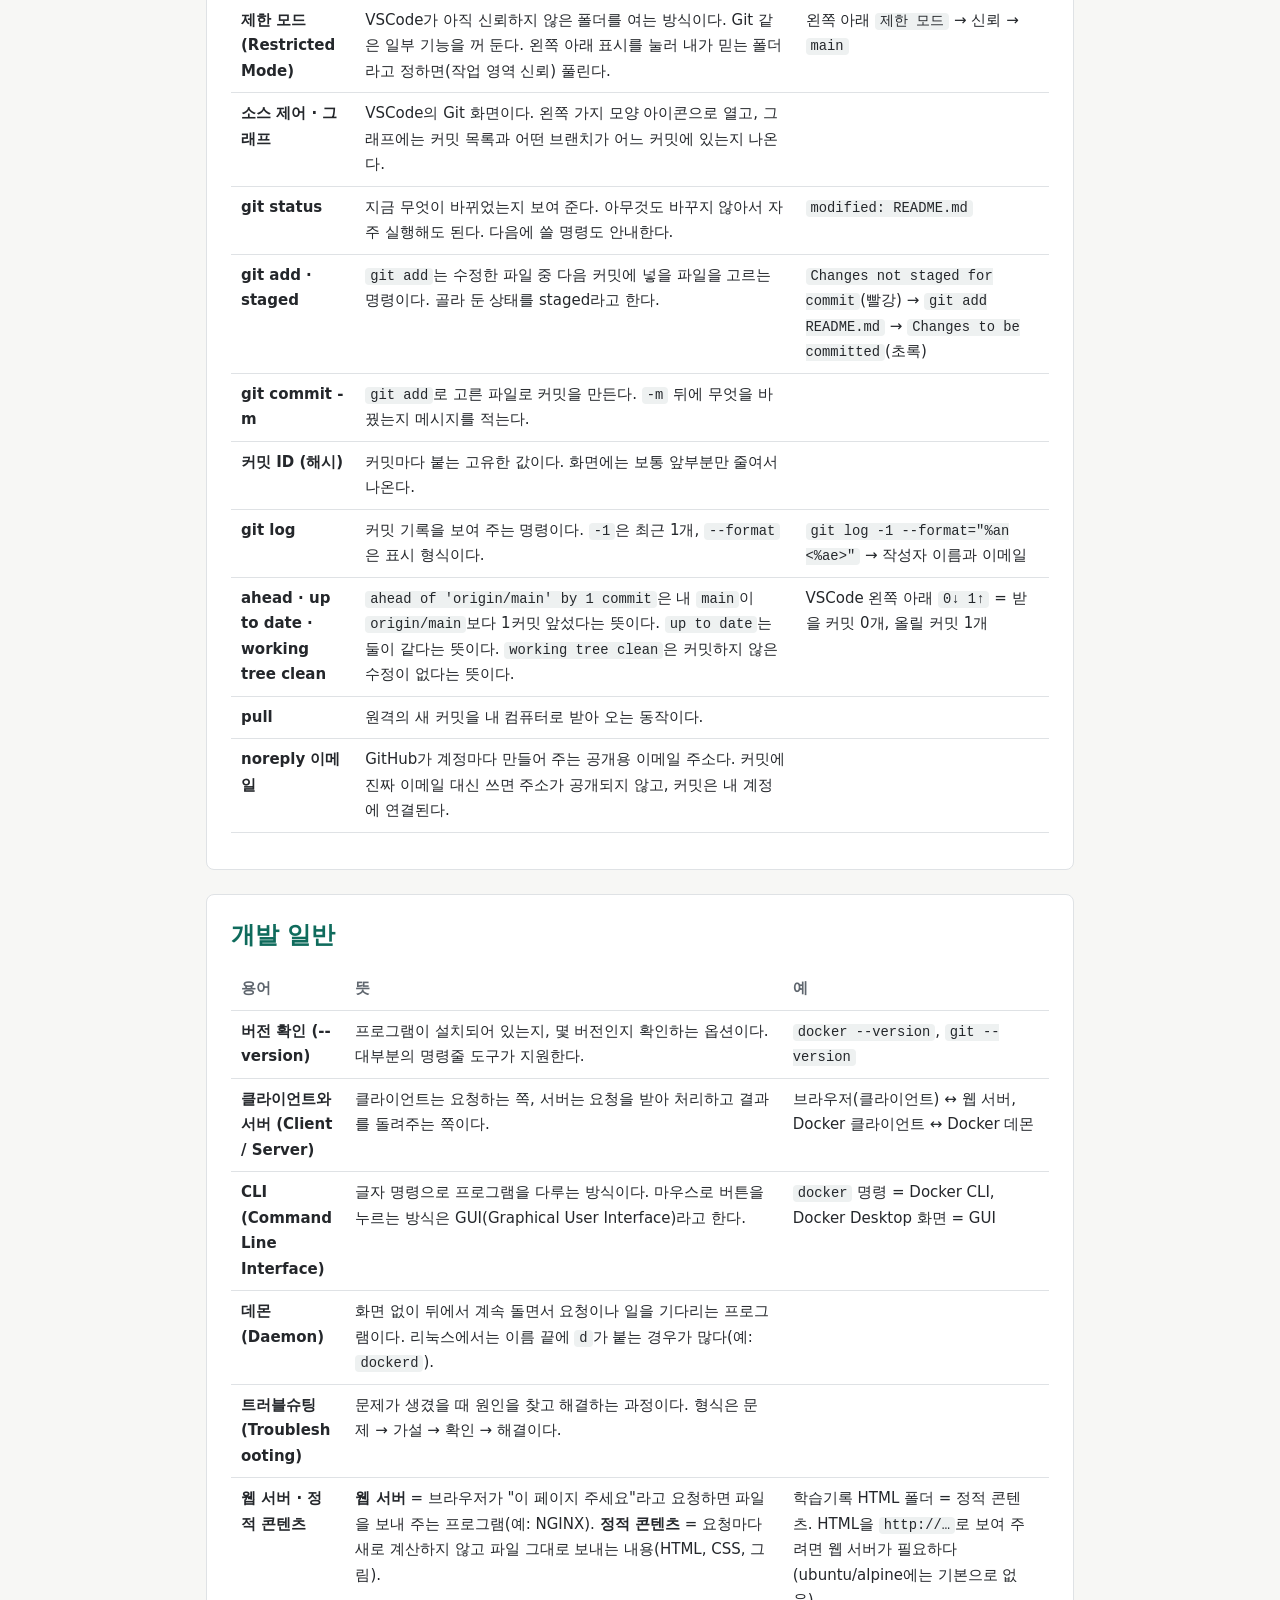
<file: my-nginx/site/glossary.html>
<!doctype html>
<html lang="ko">
<head>
<meta charset="utf-8">
<meta name="viewport" content="width=device-width, initial-scale=1">
<title>용어집 | 개발 작업실 설명서</title>
<link rel="stylesheet" href="style.css">
</head>
<body>
<header class="top">
  <h1>용어집</h1>
  <p><a href="index.html">← 설명서로 돌아가기</a> · <kbd>Ctrl</kbd>+<kbd>F</kbd>로 찾을 수 있습니다.</p>
</header>

<nav class="toc" aria-label="분야">
  <a href="#g0">터미널·리눅스</a>
  <a href="#g1">WSL</a>
  <a href="#g2">Docker</a>
  <a href="#g3">Git·GitHub</a>
  <a href="#g4">개발 일반</a>
</nav>

<main>
  <section id="g0">
    <h2>터미널·리눅스</h2>
    <table class="terms">
      <tr><th>용어</th><th>뜻</th><th>예</th></tr>
      <tr><td><strong>터미널 (Terminal)</strong></td><td>글자로 명령을 입력하고 결과를 글자로 보는 창이다. 명령을 실제로 처리하는 것은 그 안에서 실행되는 프로그램이다.</td><td></td></tr>
      <tr><td><strong>PowerShell (PS)</strong></td><td>Windows에 들어 있는 터미널 프로그램(셸)이다. 프롬프트 앞의 <code>PS</code>가 PowerShell이라는 표시다.</td><td></td></tr>
      <tr><td><strong>프롬프트 (Prompt)</strong></td><td>터미널이 "명령을 입력하세요"라고 보여 주는 앞부분이다. 지금 어느 터미널인지, 누구로, 어느 폴더에 있는지를 알려 준다.</td><td></td></tr>
      <tr><td><strong>관리자 권한</strong></td><td>시스템 설정을 바꿀 수 있는 높은 권한이다. Windows에서는 "관리자로 실행"한 PowerShell이 이 권한을 가진다.</td><td>프롬프트가 <code>C:\Windows\system32</code>에서 시작하면 관리자 PowerShell일 가능성이 높다.</td></tr>
      <tr><td><strong>커널 (Kernel)</strong></td><td>운영체제의 핵심이다. 하드웨어(CPU, 메모리, 디스크)를 직접 다루고 프로그램이 그것을 쓰게 해 준다.</td><td></td></tr>
      <tr><td><strong>배포판 (Distribution, Distro)</strong></td><td>리눅스 커널에 기본 프로그램, 설정, 설치 도구를 묶어 바로 쓸 수 있게 만든 운영체제 묶음이다. Ubuntu, Debian, Fedora 등이 있다.</td><td></td></tr>
      <tr><td><strong>리눅스와 우분투</strong></td><td>리눅스는 커널(또는 그 계열 전체)이고, 우분투는 리눅스 커널을 쓰는 배포판 중 하나다. 같은 말이 아니다.</td><td></td></tr>
      <tr><td><strong>LTS (Long Term Support)</strong></td><td>장기 지원 버전이다. 보안 업데이트를 오랫동안(보통 몇 년) 받을 수 있다. Ubuntu는 짝수 해 4월 버전(예: 24.04, 26.04)이 LTS다.</td><td><code>Ubuntu-24.04</code> = 2024년 4월에 나온 LTS</td></tr>
      <tr><td><strong>리눅스 사용자 계정</strong></td><td>리눅스 안에서 쓰는 사용자 이름과 비밀번호다. Windows 계정과는 <strong>별개</strong>다.</td><td></td></tr>
      <tr><td><strong>sudo와 root</strong></td><td><code>root</code>는 리눅스의 최고 관리자 계정이다. <code>sudo</code>는 일반 사용자가 명령 하나를 관리자 권한으로 실행할 때 앞에 붙이는 말이다. 이때 내 리눅스 비밀번호를 묻는다.</td><td>사용자 생성 직후 안내 문구 <code>To run a command as administrator (user "root"), use "sudo &lt;command&gt;".</code></td></tr>
      <tr><td><strong>경로(Path)와 루트(/)</strong></td><td>경로는 파일이나 폴더의 위치를 적는 방법이다. 리눅스에서 가장 위의 폴더를 루트라고 하고 <code>/</code>로 쓴다. 폴더 구분은 <code>/</code>로 한다(Windows는 <code>\</code>).</td><td></td></tr>
      <tr><td><strong>마운트(mount)와 /mnt</strong></td><td>다른 저장 공간(디스크, 폴더)을 지금 쓰는 폴더 구조의 한 자리에 연결해 붙이는 것이다. <code>/mnt</code>는 그런 연결을 붙여 두는 자리로 흔히 쓰는 폴더다.</td><td></td></tr>
      <tr><td><strong>which</strong></td><td>명령을 쳤을 때 실제로 실행되는 프로그램 파일이 <strong>어디에 있는지</strong> 보여 주는 명령이다.</td><td></td></tr>
      <tr><td><strong>그룹(groups)과 permission denied</strong></td><td>그룹은 권한을 함께 받는 사용자 묶음이다. <code>groups</code>는 지금 터미널의 내가 속한 그룹을 보여 준다. <code>permission denied</code>는 "권한이 없어 거절됨"이라는 오류다.</td><td></td></tr>
      <tr><td><strong>파일 권한 r/w/x와 chmod</strong></td><td>리눅스 파일에는 <strong>나·그룹·나머지</strong> 각각에게 r(읽기)/w(쓰기)/x(실행) 허용 여부가 붙어 있다. <code>chmod</code>(change mode)는 이 허용 표를 바꾸는 명령이고, <code>ls -l</code>로 확인한다.</td><td><code>-rw-r--r--</code> = 나는 읽기·쓰기, 그룹과 나머지는 읽기만</td></tr>
      <tr><td><strong>홈 폴더 (~)</strong></td><td>사용자마다 하나씩 있는 내 폴더다. <code>~</code>는 그 홈 폴더를 짧게 쓴 표시다.</td><td></td></tr>
      <tr><td><strong>cd</strong></td><td>현재 위치(폴더)를 옮기는 명령이다. change directory의 약자.</td><td><code>cd ~</code>(홈으로), <code>cd ..</code>(한 칸 위로), <code>cd terminal-practice</code>(아래 폴더로)</td></tr>
      <tr><td><strong>pwd</strong></td><td>지금 있는 폴더의 전체 경로를 보여 주는 명령이다. print working directory의 약자.</td><td></td></tr>
      <tr><td><strong>ls와 ls -a</strong></td><td><code>ls</code>는 현재 폴더 안의 목록을 보여 준다. <code>-a</code>(= <code>--all</code>)를 붙이면 숨김 파일까지 모두 보여 준다. 목록은 만든 순서가 아니라 <strong>이름 순서</strong>다.</td><td></td></tr>
      <tr><td><strong>--help</strong></td><td>명령 뒤에 붙이면 그 명령의 사용법과 옵션 목록을 보여 준다.</td><td><code>ls --help</code> → <code>Usage: ls [OPTION]... [FILE]...</code></td></tr>
      <tr><td><strong>숨김 파일 (dotfile)</strong></td><td>리눅스에서는 이름이 <code>.</code>으로 시작하는 파일·폴더가 숨김이다. 따로 켜는 "숨김 설정"은 없다. <code>ls</code>에는 안 보이고 <code>ls -a</code>에는 보인다.</td><td></td></tr>
      <tr><td><strong>. 과 ..</strong></td><td><code>.</code>은 <strong>현재 폴더</strong>, <code>..</code>은 <strong>한 칸 위(상위) 폴더</strong>를 가리키는 이름표다. 어느 폴더에나 늘 있어서 빈 폴더에서도 <code>ls -a</code>에 나온다.</td><td></td></tr>
      <tr><td><strong>절대 경로와 상대 경로</strong></td><td>절대 경로는 <code>/</code>부터 시작해 어디서 써도 같은 곳을 가리킨다. 상대 경로는 <strong>지금 위치를 기준으로</strong> 정해진다(<code>.</code>, <code>..</code>, <code>backup/</code>).</td><td></td></tr>
      <tr><td><strong>mkdir</strong></td><td>새 폴더를 만드는 명령이다. make directory의 약자.</td><td><code>mkdir terminal-practice</code>, <code>mkdir backup</code></td></tr>
      <tr><td><strong>touch</strong></td><td>빈 파일을 만드는 명령이다. 이미 있는 파일이면 내용은 그대로 두고 수정 시간만 바꾼다.</td><td><code>touch memo.txt</code> → <code>ls</code>에 <code>memo.txt</code></td></tr>
      <tr><td><strong>Tab 자동완성</strong></td><td>이름 앞부분만 치고 Tab을 누르면 bash가 나머지를 채워 준다. 한 번 = 하나뿐이면 채움, 두 번 = 후보 목록. 폴더면 끝에 <code>/</code>가 붙는다.</td><td><code>cd ter</code> + Tab → <code>cd terminal-practice/</code></td></tr>
      <tr><td><strong>cat</strong></td><td>파일 내용을 화면에 보여 주는 명령이다.</td><td><code>cat memo.txt</code> → <code>secend</code></td></tr>
      <tr><td><strong>echo</strong></td><td>적은 글자를 그대로 화면에 출력하는 명령이다. 혼자서는 파일을 바꾸지 않는다.</td><td><code>echo "third"</code> → 화면에 <code>third</code>, <code>cat memo.txt</code>는 그대로</td></tr>
      <tr><td><strong>&gt; 와 &gt;&gt; (출력 보내기, 리다이렉션)</strong></td><td>명령의 출력을 화면 대신 파일로 보낸다. <code>&gt;</code>는 파일을 <strong>비운 뒤</strong> 새로 쓰고(덮어쓰기), <code>&gt;&gt;</code>는 <strong>뒤에 이어 붙인다</strong>.</td><td></td></tr>
      <tr><td><strong>이어쓰기 프롬프트(&gt;)와 Ctrl + C</strong></td><td>따옴표를 닫지 않는 등 명령이 덜 끝나면, 셸은 줄 앞에 <code>&gt;</code>를 보여 주며 "계속 입력하세요" 상태가 된다. <code>Ctrl + C</code>는 지금 하던 것을 취소하고 프롬프트로 돌아온다.</td><td><code>echo "hello:</code> → 줄마다 <code>&gt;</code>, <code>exit</code>도 안 먹힘 → <code>Ctrl + C</code>(<code>^C</code>)로 복귀</td></tr>
      <tr><td><strong>cp</strong></td><td>파일을 복사하는 명령이다. <code>cp 원본 사본</code> 또는 <code>cp 원본 폴더/</code>. <strong>원본은 그대로 남고</strong> 별개의 사본이 하나 더 생긴다.</td><td></td></tr>
      <tr><td><strong>mv</strong></td><td>파일을 옮기거나 이름을 바꾸는 명령이다. <code>mv 원본 새이름</code> = 이름 바꾸기, <code>mv 원본 폴더/</code> = 옮기기. 원래 자리·이름에는 <strong>남지 않는다</strong>.</td><td></td></tr>
      <tr><td><strong>rm과 rm -r</strong></td><td><code>rm</code>은 파일을 지우는 명령이다. 폴더는 <code>-r</code>(recursive, 안쪽까지 차례로)을 붙여야 안의 내용까지 함께 지운다. 터미널에서 지운 것은 <strong>휴지통에 가지 않는다</strong>.</td><td></td></tr>
      <tr><td><strong>Command not found</strong></td><td>그런 이름의 명령이 없다는 오류다. 실행된 것이 없으니 아무것도 바뀌지 않는다.</td><td><code>rma -r backup/</code> → <code>Command 'rma' not found, but there are 17 similar ones.</code></td></tr>
      <tr><td><strong>ls -l</strong></td><td>목록을 <strong>자세히(long)</strong> 보여 준다. 한 줄에 권한 10글자, 주인, 그룹, 크기, 수정 시각, 이름이 나온다.</td><td></td></tr>
      <tr><td><strong>파일 주인과 그룹 칸</strong></td><td><code>ls -l</code>의 3번째 칸은 파일 <strong>주인(사용자)</strong>, 4번째 칸은 파일이 속한 <strong>그룹</strong>이다. 권한 10글자의 "나" 칸은 이 주인에게, "그룹" 칸은 이 그룹에게 적용된다.</td><td></td></tr>
      <tr><td><strong>숫자 권한 표기 (644, 755)</strong></td><td><code>r</code>=4, <code>w</code>=2, <code>x</code>=1, <code>-</code>=0을 칸(나/그룹/나머지)마다 더해 숫자 3개로 쓰는 방법이다. 0~7은 조합이 하나뿐이라 숫자에서 글자로 되돌릴 수 있다.</td><td></td></tr>
      <tr><td><strong>Permission denied와 Operation not permitted</strong></td><td>둘 다 "허락되지 않음" 오류다. <code>Permission denied</code>는 권한 표(rwx) 때문에 막힌 것, <code>Operation not permitted</code>는 그 동작 자체를 할 자격(예: 주인이 아님)이 없어 막힌 것으로 보면 된다.</td><td></td></tr>
      <tr><td><strong>셸 (Shell)과 bash</strong></td><td>내가 친 명령을 읽고 실행해 주는 프로그램이다. Ubuntu에서 기본으로 쓰는 셸이 <code>bash</code>다. 터미널(창)과 다르다: 터미널은 화면, 셸은 그 안에서 명령을 받아 주는 프로그램.</td><td>Ubuntu-24.04 터미널에서도 <code>bash</code>가 돌고 있다. <code>docker run -it ubuntu bash</code>의 마지막 <code>bash</code> = 컨테이너 안에서 실행할 셸.</td></tr>
      <tr><td><strong>exit</strong></td><td>지금 쓰고 있는 셸을 끝내는 명령이다. 컨테이너 안에서 치면 그 <code>bash</code>가 끝난다. 그 <code>bash</code>가 메인 프로그램이었다면 컨테이너는 <code>Exited (0)</code>이 된다.</td><td></td></tr>
      <tr><td><strong>인자 (argument)</strong></td><td>명령 뒤에 띄어쓰기로 붙이는 <strong>대상</strong>이다. 터미널은 띄어쓰기로 명령과 인자를 나눈다.</td><td><code>cd ..</code>의 <code>..</code>, <code>explorer.exe .</code>의 <code>.</code>, <code>notepad.exe Dockerfile</code>의 <code>Dockerfile</code>, <code>docker exec -it my-nginx bash</code>의 <code>my-nginx</code>와 <code>bash</code></td></tr>
      <tr><td><strong>curl</strong></td><td>터미널에서 주소로 요청을 보내고, 돌아온 내용을 <strong>글자 그대로</strong> 화면에 찍는 명령. 요청한 주소 하나만 받는다(브라우저처럼 <code>style.css</code>를 따로 더 요청하지 않음).</td><td><code>curl http://localhost:8081</code> → <code>&lt;!doctype html&gt;</code>부터 HTML 원본. <code>curl http://localhost:8080/style.css</code> → <code>404 Not Found</code> HTML. <code>curl http://localhost</code> → <code>Failed to connect to localhost port 80 … Couldn't connect to server</code></td></tr>
      <tr><td><strong>↑ ↓ · Ctrl+R · history</strong></td><td>지난 명령을 다시 쓰는 방법이다. <code>↑</code>/<code>↓</code>는 하나씩 불러오고, <code>Ctrl+R</code>은 글자로 검색하고, <code>history</code>는 목록을 보여 준다.</td><td><code>Ctrl+R</code> 누르고 <code>show-origin</code> 입력</td></tr>
    </table>
  </section>

  <section id="g1">
    <h2>WSL</h2>
    <table class="terms">
      <tr><th>용어</th><th>뜻</th><th>예</th></tr>
      <tr><td><strong>WSL / WSL2 (Windows Subsystem for Linux)</strong></td><td>Windows 안에서 리눅스를 실행하게 해 주는 기능이다. WSL2는 가벼운 가상머신 안에 진짜 리눅스 커널을 하나 띄우고, 그 위에서 배포판을 실행한다. WSL1은 예전 방식이고 이 컴퓨터에서는 지원되지 않는다.</td><td></td></tr>
      <tr><td><strong>가상머신 (Virtual Machine, VM)</strong></td><td>컴퓨터 안에 소프트웨어로 만든 또 하나의 컴퓨터다. 그 안에서 다른 운영체제를 실행할 수 있다.</td><td></td></tr>
      <tr><td><strong>wsl --status</strong></td><td>WSL의 전체 상태(기본 배포판, 기본 WSL 버전)를 보여 주는 명령이다.</td><td><code>기본 배포: Ubuntu</code>, <code>기본 버전: 2</code></td></tr>
      <tr><td><strong>wsl --list --verbose</strong></td><td>이 컴퓨터에 <strong>설치된</strong> 배포판 목록을 자세히(verbose) 보여 준다. 열은 <code>*</code>(기본), NAME, STATE, VERSION이다.</td><td></td></tr>
      <tr><td><strong>STATE (Running / Stopped)</strong></td><td>배포판이 지금 켜져 있는지(Running), 꺼져 있는지(Stopped)다.</td><td></td></tr>
      <tr><td><strong>기본 배포판 (*)</strong></td><td><code>wsl</code>만 입력했을 때 열리는 배포판이다. 목록에서 <code>*</code> 표시가 붙는다.</td><td></td></tr>
      <tr><td><strong>wsl --list --online</strong></td><td><strong>설치할 수 있는</strong> 배포판 목록을 보여 준다. 인터넷 연결 상태를 보여 주는 명령이 아니다.</td><td></td></tr>
      <tr><td><strong>NAME과 FRIENDLY NAME</strong></td><td><code>--online</code> 목록에서 한 배포판을 부르는 두 가지 이름이다. NAME은 명령에 쓰는 이름(예: <code>Ubuntu-24.04</code>), FRIENDLY NAME은 사람이 읽기 좋은 설명용 이름(예: <code>Ubuntu 24.04 LTS</code>)이다.</td><td></td></tr>
      <tr><td><strong>wsl --install</strong></td><td>배포판을 내려받아 설치하는 명령이다. 뒤에 NAME을 적는다.</td><td><code>wsl --install Ubuntu-24.04</code></td></tr>
      <tr><td><strong>프로비저닝 (Provisioning)</strong></td><td>새로 만든 시스템을 처음 쓸 수 있게 준비하는 과정이다. 설정 파일을 만들고, 사용자를 만드는 일 등이 들어간다.</td><td><code>Provisioning the new WSL instance Ubuntu-24.04</code></td></tr>
      <tr><td><strong>wsl -d</strong></td><td>열 배포판을 골라서 실행하는 옵션이다. <code>-d</code>는 distribution(배포판)의 약자다.</td><td><code>wsl -d Ubuntu-24.04</code></td></tr>
      <tr><td><strong>WSL integration</strong></td><td>Docker Desktop 설정(Resources → WSL integration)에서 고른 배포판에 Docker 클라이언트를 넣고 데몬과의 연결 통로를 열어 주는 기능이다.</td><td>켜기 전 <code>which docker</code> → <code>/mnt/c/...</code>(안내용 파일) / 켠 후 → <code>/usr/bin/docker</code>, <code>Docker version 29.8.0</code></td></tr>
      <tr><td><strong>wsl --set-default</strong></td><td>기본 배포판(<code>wsl</code>만 쳤을 때 열리는 것)을 바꾸는 명령이다.</td><td><code>wsl --set-default Ubuntu-24.04</code> → 목록의 <code>*</code>가 <code>Ubuntu-24.04</code>로 이동</td></tr>
      <tr><td><strong>wsl --unregister</strong></td><td>배포판을 등록 해제해 <strong>그 안의 파일까지 모두 지우는</strong> 명령이다. 되돌릴 수 없다.</td><td><code>wsl --unregister Ubuntu</code> → 남은 배포판 <code>Ubuntu-24.04</code>(*), <code>docker-desktop</code></td></tr>
      <tr><td><strong>explorer.exe .</strong></td><td>Ubuntu 터미널에서 Windows 탐색기를 부르는 명령. 인자 <code>.</code>(지금 폴더)를 주면 지금 보고 있는 리눅스 폴더가 탐색기로 열린다.</td><td></td></tr>
      <tr><td><strong>notepad.exe 파일</strong></td><td>Ubuntu 터미널에서 Windows 메모장으로 파일을 여는 명령. 명령은 <code>notepad.exe</code>, 인자는 열 파일 이름.</td><td><code>notepad.exe Dockerfile</code> → 쓰고 Ctrl + S로 저장 → Ubuntu에서 <code>cat Dockerfile</code>로 같은 내용 확인</td></tr>
      <tr><td><strong>\\wsl.localhost\ 경로</strong></td><td>Windows 탐색기에서 <strong>Ubuntu 안의 폴더</strong>를 여는 주소. <code>/mnt/c</code>(Ubuntu → Windows)의 반대 방향이다.</td><td></td></tr>
    </table>
  </section>

  <section id="g2">
    <h2>Docker</h2>
    <table class="terms">
      <tr><th>용어</th><th>뜻</th><th>예</th></tr>
      <tr><td><strong>Docker</strong></td><td>프로그램과 그 실행 환경을 "컨테이너"라는 단위로 묶어서, 어느 컴퓨터에서나 같은 방식으로 실행하게 해 주는 도구다.</td><td><code>docker --version</code> → <code>Docker version 29.8.0, build 88096ef</code></td></tr>
      <tr><td><strong>Docker Desktop</strong></td><td>Windows/macOS에서 Docker를 쓰게 해 주는 앱이다. 앱을 켜면 Docker 데몬이 실행되고, 컨테이너 목록을 화면으로 볼 수 있다.</td><td>화면 아래 "Engine running" 표시 = 데몬이 동작 중</td></tr>
      <tr><td><strong>docker-desktop 배포판</strong></td><td>Docker Desktop이 스스로 만들어 쓰는 WSL 배포판이다. 사용자가 작업하는 곳이 아니다.</td><td></td></tr>
      <tr><td><strong>Docker 클라이언트 (CLI)</strong></td><td>터미널에서 <code>docker</code>라고 입력해 실행하는 프로그램이다. 직접 일을 하지 않고, 데몬에게 <strong>요청</strong>을 보내고 결과를 받아 보여 준다.</td><td></td></tr>
      <tr><td><strong>Docker 데몬 (Docker Engine)</strong></td><td>실제로 이미지를 내려받고 컨테이너를 만들고 실행하는 프로그램이다. 뒤에서 계속 돌면서 클라이언트의 요청을 기다린다.</td><td></td></tr>
      <tr><td><strong>docker info</strong></td><td>데몬에 연결해서 상태를 받아 오는 명령이다. 데몬에 연결되지 않으면 에러가 난다. (<code>docker --version</code>은 클라이언트 버전만 보여 주므로 데몬 없이도 나온다.)</td><td></td></tr>
      <tr><td><strong>컨테이너 (Container)</strong></td><td>이미지를 실행해서 만든, 격리된 실행 공간이다. 그 안에서 프로그램이 돈다.</td><td></td></tr>
      <tr><td><strong>이미지 (Image)</strong></td><td>컨테이너를 만드는 데 쓰는 틀이다. 프로그램과 실행에 필요한 파일이 들어 있다. 이미지가 컴퓨터에 없으면 데몬이 먼저 내려받는다.</td><td></td></tr>
      <tr><td><strong>docker run hello-world</strong></td><td><code>hello-world</code> 이미지로 컨테이너를 만들어 실행하는 명령이다. Docker가 제대로 동작하는지 확인할 때 많이 쓴다.</td><td></td></tr>
      <tr><td><strong>Pause와 Stop</strong></td><td>Pause는 컨테이너를 <strong>일시 정지</strong>(그대로 멈춰 둠)하는 것이고, Stop은 컨테이너를 <strong>종료</strong>하는 것이다.</td><td></td></tr>
      <tr><td><strong>소켓 (docker.sock)</strong></td><td>같은 컴퓨터 안의 프로그램끼리 대화하는 연결 통로다. Docker 클라이언트는 <code>/var/run/docker.sock</code>을 통해 데몬에게 요청을 보낸다.</td><td><code>permission denied while trying to connect to the docker API at unix:///var/run/docker.sock</code></td></tr>
      <tr><td><strong>docker images</strong></td><td>데몬이 갖고 있는 <strong>이미지(틀) 목록</strong>을 보여 준다.</td><td></td></tr>
      <tr><td><strong>docker ps와 docker ps -a</strong></td><td><code>docker ps</code>는 <strong>동작 중인</strong> 컨테이너 목록, <code>-a</code>(all)를 붙이면 <strong>꺼진 것까지</strong> 전부. 제목 칸은 같고 줄(컨테이너 수)이 늘어난다.</td><td><code>docker ps</code> 5개(모두 <code>Up</code>), <code>docker ps -a</code> 7개(+ <code>Exited (0)</code> 2개)</td></tr>
      <tr><td><strong>STATUS (Up / Exited)</strong></td><td><code>docker ps</code> 목록의 상태 칸. <code>Up …</code> = 켜져 있음(켜진 지 얼마나), <code>Exited (숫자) …</code> = 꺼짐(언제 꺼졌는지). 괄호 숫자는 종료 코드로 <code>0</code>이면 정상 종료.</td><td><code>Up About a minute (healthy)</code>, <code>Exited (0) 6 weeks ago</code></td></tr>
      <tr><td><strong>docker logs (--tail)</strong></td><td>컨테이너가 돌면서 화면에 <strong>출력한 기록</strong>을 보여 준다. 꺼진 컨테이너도 지우기(<code>docker rm</code>) 전까지는 기록이 남아 있다. <code>--tail 20</code>은 마지막 20줄만.</td><td></td></tr>
      <tr><td><strong>docker stats</strong></td><td><strong>동작 중인</strong> 컨테이너들이 지금 쓰는 CPU·메모리·네트워크를 실시간으로 보여 준다. 저절로 끝나지 않아 <code>Ctrl+C</code>로 멈춘다.</td><td></td></tr>
      <tr><td><strong>Docker Hub와 Pull</strong></td><td><strong>Docker Hub</strong>는 인터넷에 있는 이미지 저장소다. <strong>Pull</strong>은 거기서 이미지를 내려받는 것. <code>docker run</code>을 했는데 이미지가 없으면 데몬이 알아서 Pull부터 한다.</td><td><code>Unable to find image 'hello-world:latest' locally</code> → <code>latest: Pulling from library/hello-world</code> → <code>Status: Downloaded newer image for hello-world:latest</code></td></tr>
      <tr><td><strong>태그 (:latest)</strong></td><td>이미지 이름 뒤 <code>:</code> 다음에 붙는 <strong>버전 이름표</strong>. 따로 적지 않으면 <code>latest</code>(최신판)가 붙는다.</td><td></td></tr>
      <tr><td><strong>컨테이너 이름 (NAMES)</strong></td><td><code>docker ps -a</code>의 NAMES 칸. <code>docker run</code>에서 이름을 따로 주지 않으면 Docker가 "형용사_유명인" 꼴로 <strong>아무렇게나</strong> 지어 준다. 이름에는 역할 정보가 없다.</td><td></td></tr>
      <tr><td><strong>컨테이너 ID (CONTAINER ID)</strong></td><td>컨테이너마다 붙는 고유 번호. <code>docker ps</code>에는 앞 12자리가 나온다. 컨테이너 안에 들어가면 프롬프트 <code>root@</code> 뒤에도 같은 값이 보인다.</td><td></td></tr>
      <tr><td><strong>COMMAND (메인 프로그램)</strong></td><td><code>docker ps</code>의 COMMAND 칸. 그 컨테이너가 <strong>시작될 때 실행한 프로그램 하나</strong>(메인 프로그램)다. 컨테이너는 이 프로그램이 도는 동안만 <code>Up</code>이고, 끝나면 <code>Exited</code>가 된다.</td><td></td></tr>
      <tr><td><strong>CREATED</strong></td><td><code>docker ps</code>의 CREATED 칸. 그 컨테이너가 <strong>만들어진 때</strong>다. 켜진 뒤 지난 시간은 STATUS의 <code>Up ○○</code>가 따로 보여 준다. <code>docker ps -a</code>는 CREATED가 최신인 것을 맨 위에 둔다.</td><td></td></tr>
      <tr><td><strong>docker stop과 docker start</strong></td><td><code>docker stop 이름</code> = 실행 중인 컨테이너의 메인 프로그램에 끝내라는 신호를 보내 멈춘다(<code>Exited</code>). <strong>삭제가 아니라</strong> <code>ps -a</code>에 그대로 남는다. <code>docker start 이름</code> = 멈춘 컨테이너를 그 설정 그대로 다시 켠다. 이름 여러 개를 띄어 써서 한 번에 할 수 있다.</td><td></td></tr>
      <tr><td><strong>docker run -it (컨테이너 안에 들어가기)</strong></td><td><code>-i</code>(interactive) = 키보드 입력을 컨테이너 안 프로그램에 계속 전달, <code>-t</code>(tty) = 터미널 화면을 붙여 준다. 둘을 함께 써야 컨테이너 안에 "들어가서" 명령을 칠 수 있다.</td><td></td></tr>
      <tr><td><strong>docker start -ai와 docker attach</strong></td><td><code>docker start -ai ID</code> = 멈춘 컨테이너를 다시 켜고 메인(COMMAND) 프로그램에 화면(<code>-a</code>, attach)과 입력(<code>-i</code>)을 연결한다. <code>docker attach ID</code> = 이미 돌고 있는 컨테이너의 메인 프로그램에 내 창을 연결한다. 둘 다 <strong>새 프로그램을 띄우지 않는다.</strong></td><td></td></tr>
      <tr><td><strong>docker exec</strong></td><td>이미 돌고 있는 컨테이너 안에서 <strong>새 프로그램을 하나 더</strong> 실행한다. <code>-it</code>와 <code>bash</code>를 주면 셸을 하나 더 띄워 들어간다. 여기서 <code>exit</code>해도 메인 프로그램은 그대로라 컨테이너는 <code>Up</code>.</td><td></td></tr>
      <tr><td><strong>커스텀 이미지 · 베이스 이미지</strong></td><td><strong>커스텀 이미지</strong> = 남이 만든 이미지를 바탕으로 내가 필요한 것을 더해 새로 만든 이미지. <strong>베이스 이미지</strong> = 그 출발점(Dockerfile의 <code>FROM</code>). 베이스 이미지 자체는 바뀌지 않는다.</td><td><code>FROM nginx</code> + 내 학습기록 HTML → <code>my-nginx:v2</code>. <code>docker images</code>에 <code>nginx:latest</code>와 <code>my-nginx:v2</code>가 다른 줄, 다른 ID로 따로 있다.</td></tr>
      <tr><td><strong>Dockerfile (FROM, COPY, #, CMD)</strong></td><td>이미지를 만드는 순서를 적은 글자 파일. 이름은 대문자 D로 시작하고 확장자가 없다. <code>FROM 이미지:태그</code>(첫 줄, 출발점), <code>COPY 보낼파일 이미지안의경로</code>(빌드 폴더의 파일을 이미지 안에 넣기), <code>#</code>(주석, Docker가 읽지 않음), <code>CMD</code>(시작할 때 실행할 프로그램, 안 쓰면 베이스의 것을 물려받음).</td><td><code>FROM nginx</code> / <code>COPY site/ /usr/share/nginx/html</code>. <code>CMD</code>를 안 써서 COMMAND는 베이스의 <code>"/docker-entrypoint.…"</code></td></tr>
      <tr><td><strong>docker build -t 이름:태그 .</strong></td><td>Dockerfile을 읽어 <strong>이미지</strong>를 만드는 명령. <code>-t 이름:태그</code> = 만들어질 이미지에 붙일 이름표. 맨 끝 <code>.</code> = 빌드에 쓸 폴더(지금 위치). 진행 중에 <code>[1/2] FROM …</code>, <code>[2/2] COPY …</code>처럼 단계를 보여 준다.</td><td><code>docker build -t my-nginx:v1 .</code> → <code>naming to docker.io/library/my-nginx:v1</code> → <code>docker images</code>에 <code>my-nginx:v1</code></td></tr>
      <tr><td><strong>빌드 컨텍스트 (빌드 폴더)</strong></td><td><code>docker build</code> 맨 끝 <code>.</code>이 가리키는 폴더. Docker는 이 폴더 안의 파일만 넘겨받고, <code>COPY</code>의 앞 경로는 이 폴더에서 출발한다.</td><td><code>~/my-nginx</code>에서 <code>docker build -t my-nginx:v1 .</code> → <code>COPY index.html …</code>(그 자리에서 <code>cat index.html</code>이라고 칠 때의 이름). 화면의 <code>transferring context: 3.78kB</code>가 넘어간 양이다(실패 땐 <code>2B</code>).</td></tr>
      <tr><td><strong>CACHED (빌드 캐시)</strong></td><td>빌드할 때 <strong>전에 만든 단계의 결과를 그대로 다시 쓴다</strong>는 표시. 단계(줄) 하나 단위로 판단한다. 그 줄의 글자와 그 줄이 가져다 쓰는 파일이 <strong>둘 다 그대로</strong>일 때만 붙고, 하나라도 바뀌면 그 단계를 처음부터 다시 한다.</td><td>v1 → v2(<code>COPY</code> 줄이 바뀜): <code>CACHED [1/2] FROM …</code>, <code>[2/2] COPY site/ …</code>는 새로 함. 주석만 고친 재빌드: <code>CACHED [2/2] COPY site/ …</code>. <code>site/index.html</code>을 고치면 <code>COPY</code>에 <code>CACHED</code>가 붙지 않는다(예상만, 실행은 안 함).</td></tr>
      <tr><td><strong>docker run -d</strong></td><td>컨테이너를 <strong>뒤에서</strong>(백그라운드로) 실행하고 터미널을 바로 돌려준다. 출력 대신 긴 컨테이너 ID 한 줄만 나온다. <code>-it</code>(안에 들어가기)와 반대 느낌.</td><td><code>docker run -d --name my-nginx nginx</code> → <code>4f3339587535…</code> 한 줄. 앞 12자리 = <code>docker ps</code>의 CONTAINER ID</td></tr>
      <tr><td><strong>--name 이름</strong></td><td><code>docker run</code>에서 컨테이너 이름을 정한다. 안 주면 Docker가 아무렇게나 붙인다. 같은 이름은 두 번 쓸 수 없다.</td><td><code>--name my-nginx-v2</code> (이미지 이름 <code>my-nginx:v2</code>와는 다른 것)</td></tr>
      <tr><td><strong>-p 8080:80 (포트 연결)</strong></td><td><code>docker run</code>에서 내 PC의 8080번 포트로 들어온 요청을 컨테이너의 80번 포트로 보내는 옵션. 준 컨테이너에만 <code>docker ps</code> PORTS 칸에 <code>0.0.0.0:8080-&gt;80/tcp</code>처럼 <code>-&gt;</code>가 생긴다.</td><td><code>-p 8080:80</code> → <code>localhost:8080</code>, <code>-p 8081:80</code> → <code>localhost:8081</code> (8080은 v1이 쓰고 있어서)</td></tr>
      <tr><td><strong>NGINX (엔진엑스)</strong></td><td>현업에서 가장 많이 쓰는 웹 서버 중 하나. Docker Hub에 <code>nginx</code> 이미지가 있다. 요청을 계속 기다리므로 컨테이너가 계속 <code>Up</code>이다.</td><td>COMMAND <code>"/docker-entrypoint.…"</code>(NGINX를 준비하고 실행하는 시작 스크립트), 기본 페이지 <code>Welcome to nginx!</code>, 404 화면 아래 <code>nginx/1.31.8</code>(받은 버전)</td></tr>
      <tr><td><strong>default.conf (listen, location, root, index)</strong></td><td>NGINX 기본 설정 파일 <code>/etc/nginx/conf.d/default.conf</code>(<code>/etc</code> = 설정 파일 폴더). <code>listen 80;</code> = 80번 포트에서 기다림. <code>location / { … }</code> = <code>/</code>로 오는 요청에 적용할 규칙. <code>root 폴더;</code> = 보낼 파일을 찾는 폴더. <code>index 파일이름;</code> = 파일 이름 없이 <code>/</code>로 오면 먼저 보낼 파일.</td><td><code>root /usr/share/nginx/html;</code> + <code>index index.html index.htm;</code> → 내 페이지는 <code>/usr/share/nginx/html/index.html</code>에 넣는다(원래 <code>Welcome to nginx!</code>는 내 이미지 안에서 덮어써짐).</td></tr>
      <tr><td><strong>port is already allocated (호스트 포트 충돌)</strong></td><td>이미 다른 컨테이너가 잡아 둔 <strong>호스트 포트</strong>로 <code>-p</code>를 주면 나는 에러. <code>allocated</code> = 이미 누가 쓰기로 잡아 두었다. 컨테이너는 <strong>만들어지지만</strong>(<code>Created</code>) 실행 단계에서 묶기(<code>Bind</code>)에 실패한다.</td><td><code>docker run -d --name my-nginx-test -p 8080:80 nginx</code> → 컨테이너 ID 한 줄 → <code>Bind for 0.0.0.0:8080 failed: port is already allocated</code> → <code>docker ps -a</code>에 STATUS <code>Created</code></td></tr>
      <tr><td><strong>docker rm</strong></td><td>컨테이너를 <strong>삭제</strong>한다. <code>docker ps -a</code>에서도 사라진다. 돌고 있는(<code>Up</code>) 컨테이너는 거절하고, 멈춘 것(<code>Exited</code>, <code>Created</code>)만 지운다. 휴지통이 없다.</td><td><code>docker rm my-nginx-test</code> → <code>my-nginx-test</code> 한 줄 출력. <code>nginx:latest</code> 이미지는 그대로 남는다.</td></tr>
      <tr><td><strong>바인드 마운트 (-v 호스트경로:컨테이너경로)</strong></td><td><code>docker run</code>에서 <strong>호스트(내 PC)의 폴더</strong>를 <strong>컨테이너 안의 경로</strong>에 연결하는 것. 복사가 아니라 연결이라, 호스트에서 저장하면 컨테이너도 같은 파일을 바로 본다. 순서는 <code>-p</code>처럼 호스트:컨테이너, 호스트 경로는 <code>/</code>로 시작하는 절대 경로.</td><td></td></tr>
      <tr><td><strong>볼륨 (docker volume create · ls · rm, -v 볼륨이름:경로)</strong></td><td>Docker가 직접 만들고 관리하는 <strong>저장 공간</strong>. 내 PC 폴더를 지정하지 않고 <strong>이름</strong>으로 부르며, 위치는 Docker가 정한다(데몬 쪽 <code>docker-desktop</code> 안). <code>docker volume create 이름</code>(만들기), <code>docker volume ls</code>(목록), <code>docker volume rm 이름</code>(지우기, 쓰는 컨테이너를 먼저 지움). <code>docker run</code>에서는 바인드 마운트와 같은 <code>-v</code>로 연결한다: <code>-v 볼륨이름:컨테이너경로</code>.</td><td><code>docker volume create mydata</code> → <code>docker run -it --name vol-test1 -v mydata:/data ubuntu bash</code> → <code>/data/memo.txt</code> 저장 → <code>docker rm vol-test1</code> → <code>vol-test2</code>에 같은 볼륨 연결 → <code>cat /data/memo.txt</code> → <code>in volume</code> (연결 없는 <code>/memo.txt</code>는 사라짐)</td></tr>
    </table>
  </section>

  <section id="g3">
    <h2>Git·GitHub</h2>
    <table class="terms">
      <tr><th>용어</th><th>뜻</th><th>예</th></tr>
      <tr><td><strong>Git</strong></td><td>파일의 변경 이력을 기록하고 관리하는 버전 관리 도구다.</td><td><code>git --version</code> → <code>git version 2.54.0.windows.1</code> (<code>.windows</code>가 붙은 것은 Windows용이라는 표시)</td></tr>
      <tr><td><strong>저장소 (Repository, Repo)</strong></td><td>Git이 관리하는 프로젝트 폴더와 그 변경 이력 전체다. 내 컴퓨터에 있으면 로컬 저장소, GitHub에 있으면 원격 저장소라고 한다.</td><td></td></tr>
      <tr><td><strong>GitHub</strong></td><td>Git 저장소를 인터넷에 올려 두고 함께 작업할 수 있게 해 주는 서비스다.</td><td></td></tr>
      <tr><td><strong>push</strong></td><td>내 컴퓨터(로컬 저장소)의 커밋을 원격 저장소(GitHub 등)로 올리는 Git 명령이다.</td><td></td></tr>
      <tr><td><strong>git config</strong></td><td>Git의 설정(사용자 이름, 이메일 등)을 보고 바꾸는 명령이다.</td><td></td></tr>
      <tr><td><strong>--global</strong></td><td><code>git config</code>에 붙여서 "이 사용자 계정 전체에 적용되는 설정"으로 저장하라는 옵션이다.</td><td><code>git config --global init.defaultBranch main</code></td></tr>
      <tr><td><strong>user.name · user.email</strong></td><td>커밋을 만들 때 "누가 만들었나"로 기록되는 이름과 이메일 설정이다.</td><td></td></tr>
      <tr><td><strong>init.defaultBranch (기본 브랜치)</strong></td><td>새 저장소를 만들 때 처음 생기는 브랜치 이름을 정하는 설정이다.</td><td><code>git config --global init.defaultBranch main</code></td></tr>
      <tr><td><strong>git config --list</strong></td><td>지금 적용되는 Git 설정을 <code>이름=값</code> 줄로 모두 보여 주는 명령이다.</td><td></td></tr>
      <tr><td><strong>설정 단계 (system / global / local)</strong></td><td>Git 설정이 저장되는 세 곳이다. system = 컴퓨터 전체(Git 설치 때 설치 프로그램이 넣음), global = 내 계정 전체(<code>--global</code>), local = 저장소 하나(<code>--global</code> 없이).</td><td>Git Bash <code>--list</code>에 <code>init.defaultbranch=master</code>(system)와 <code>init.defaultbranch=main</code>(global)이 함께 나옴.</td></tr>
      <tr><td><strong>git config 항목이름 (실제 값 하나 보기)</strong></td><td><code>--list</code> 없이 항목 이름만 주면, 겹친 설정을 다 따진 뒤 <strong>실제로 쓰이는 값 하나</strong>만 보여 준다.</td><td><code>git config user.email</code>, <code>git config init.defaultBranch</code></td></tr>
      <tr><td><strong>git config --show-origin --get-all 항목이름</strong></td><td>그 항목이 적힌 줄을 <strong>모두</strong> 보여 주고, 줄마다 <strong>어느 설정 파일에서 왔는지</strong>(파일 경로)를 앞에 붙인다. <code>--list</code>에서 같은 항목이 두 번 나올 때 출처를 확인하는 데 쓴다.</td><td><code>git config --show-origin --get-all init.defaultBranch</code></td></tr>
      <tr><td><strong>Git Bash (MINGW64)</strong></td><td>Windows용 Git과 함께 설치되는 터미널이다. Windows에서 <code>ls</code>, <code>cat</code> 같은 리눅스식 명령을 쓸 수 있다.</td><td></td></tr>
      <tr><td><strong>SSH (Secure Shell)</strong></td><td>다른 컴퓨터(서버)와 암호화해서 안전하게 연결하는 방법이다. GitHub에 비밀번호 대신 키로 접속할 때 쓴다.</td><td></td></tr>
      <tr><td><strong>SSH 키 (공개키 · 비밀키)</strong></td><td>한 쌍으로 만들어지는 두 파일이다. 공개키(<code>.pub</code>)는 GitHub 같은 상대에게 등록하고, 비밀키(<code>.pub</code> 없는 파일)는 내 컴퓨터에만 둔다.</td><td><code>id_ed25519</code>(비밀키), <code>id_ed25519.pub</code>(공개키). GitHub Settings → SSH keys에 공개키를 등록.</td></tr>
      <tr><td><strong>ssh-keygen</strong></td><td>SSH 키 한 쌍을 만드는 명령이다. <code>-t</code>는 키 종류, <code>-C</code>는 키에 붙이는 메모(주석)다.</td><td><code>ssh-keygen -t ed25519 -C "(이메일)"</code></td></tr>
      <tr><td><strong>passphrase</strong></td><td>비밀키 파일 자체에 거는 비밀번호다. 비워 두면(Enter) 없이 만들어진다.</td><td></td></tr>
      <tr><td><strong>키 지문 (fingerprint) · randomart</strong></td><td>키를 짧게 요약한 값(<code>SHA256:…</code>)과, 그 값을 그림으로 그린 것이다. 키가 같은지 눈으로 비교할 때 쓴다.</td><td></td></tr>
      <tr><td><strong>~/.ssh 폴더</strong></td><td>내 홈 폴더 안의 숨김 폴더로, SSH 키가 저장되는 기본 위치다.</td><td></td></tr>
      <tr><td><strong>로컬 · 원격 (remote)</strong></td><td>내 컴퓨터 쪽 저장소를 로컬, 서버(GitHub)에 있는 쪽을 원격이라고 부른다.</td><td></td></tr>
      <tr><td><strong>git clone</strong></td><td>원격 저장소를 파일과 변경 기록까지 통째로 내 컴퓨터에 복제하는 명령이다. 저장소 이름의 폴더가 생기고, 원격과의 연결도 함께 설정된다.</td><td></td></tr>
      <tr><td><strong>.git 폴더</strong></td><td>저장소의 변경 기록과 설정이 들어 있는 숨김 폴더다. 이 폴더가 있어야 Git이 그 폴더를 저장소로 본다.</td><td><code>ls -a</code> → <code>./ ../ .git/ README.md</code></td></tr>
      <tr><td><strong>not a git repository</strong></td><td>지금 폴더(와 그 위 폴더들)에 <code>.git</code>이 없어서 Git이 저장소로 보지 않는다는 에러다.</td><td>홈에서 <code>git remote -v</code> → <code>fatal: not a git repository (or any of the parent directories): .git</code></td></tr>
      <tr><td><strong>git remote -v · origin</strong></td><td><code>git remote -v</code>는 이 저장소가 연결된 원격 주소를 보여 준다. <code>origin</code>은 clone할 때 원격 주소에 자동으로 붙는 기본 이름이다. <code>fetch</code>는 받아 올 때, <code>push</code>는 올릴 때 쓰는 주소다.</td><td></td></tr>
      <tr><td><strong>커밋 (commit)</strong></td><td>파일 변경을 기록한 저장 지점 하나다.</td><td>저장소 페이지의 <code>Initial commit</code>, <code>1 Commit</code></td></tr>
      <tr><td><strong>브랜치 (branch) · origin/main</strong></td><td>브랜치는 커밋들이 이어지는 작업 줄기의 이름이다. <code>main</code>은 기본 브랜치, <code>origin/main</code>은 GitHub의 <code>main</code>이 어디까지 왔는지 내 컴퓨터가 기억해 둔 위치다. Git Bash 프롬프트의 <code>(main)</code>은 지금 작업 중인 브랜치다.</td><td><code>~/codyssey_1week (main)</code>, VSCode 왼쪽 아래 <code>main</code></td></tr>
      <tr><td><strong>Public · Private</strong></td><td>Public은 누구나 볼 수 있는 저장소, Private은 나와 내가 허락한 사람만 볼 수 있는 저장소다.</td><td>저장소 이름 옆 <code>Public</code></td></tr>
      <tr><td><strong>Code 버튼 (HTTPS / SSH 주소)</strong></td><td>저장소 페이지의 초록색 버튼이다. 누르면 clone에 쓸 주소가 나오고, 접속 방식에 따라 주소가 다르다.</td><td></td></tr>
      <tr><td><strong>ssh 명령 · git@github.com</strong></td><td><code>ssh 사용자@서버</code>는 그 서버에 그 사용자로 접속하는 명령이다. <code>git@github.com</code>은 GitHub 서버의 <code>git</code> 사용자로 접속한다는 뜻이고, 내 계정은 키를 보고 찾는다. <code>-T</code>는 명령을 치는 화면을 열지 않는 옵션이다.</td><td></td></tr>
      <tr><td><strong>호스트 확인 질문 · 호스트 키 지문</strong></td><td>처음 접속하는 서버면 SSH가 진짜 서버가 맞는지 묻는다. 화면의 지문을 공식 문서 값과 비교한 뒤 <code>yes</code>를 입력한다.</td><td><code>Are you sure you want to continue connecting (yes/no/[fingerprint])?</code></td></tr>
      <tr><td><strong>known_hosts</strong></td><td><code>yes</code>로 답한 서버를 적어 두는 파일(<code>~/.ssh/known_hosts</code>)이다. 여기 적힌 서버는 다음부터 묻지 않는다. 환경마다 따로 있다.</td><td><code>Warning: Permanently added 'github.com' (ED25519) to the list of known hosts.</code></td></tr>
      <tr><td><strong>VSCode (code --version · code .)</strong></td><td>코드를 쓰는 편집기다. Windows 프로그램이다. <code>code --version</code>은 버전, <code>code .</code>은 지금 폴더를 VSCode로 여는 명령이다.</td><td><code>code --version</code> → <code>1.145.0</code></td></tr>
      <tr><td><strong>권한 승인 (OAuth)</strong></td><td>내 GitHub 비밀번호를 VSCode에 알려 주는 대신, GitHub 화면에서 VSCode가 내 계정을 써도 된다고 허락하는 방식이다.</td><td></td></tr>
      <tr><td><strong>제한 모드 (Restricted Mode)</strong></td><td>VSCode가 아직 신뢰하지 않은 폴더를 여는 방식이다. Git 같은 일부 기능을 꺼 둔다. 왼쪽 아래 표시를 눌러 내가 믿는 폴더라고 정하면(작업 영역 신뢰) 풀린다.</td><td>왼쪽 아래 <code>제한 모드</code> → 신뢰 → <code>main</code></td></tr>
      <tr><td><strong>소스 제어 · 그래프</strong></td><td>VSCode의 Git 화면이다. 왼쪽 가지 모양 아이콘으로 열고, 그래프에는 커밋 목록과 어떤 브랜치가 어느 커밋에 있는지 나온다.</td><td></td></tr>
      <tr><td><strong>git status</strong></td><td>지금 무엇이 바뀌었는지 보여 준다. 아무것도 바꾸지 않아서 자주 실행해도 된다. 다음에 쓸 명령도 안내한다.</td><td><code>modified:   README.md</code></td></tr>
      <tr><td><strong>git add · staged</strong></td><td><code>git add</code>는 수정한 파일 중 다음 커밋에 넣을 파일을 고르는 명령이다. 골라 둔 상태를 staged라고 한다.</td><td><code>Changes not staged for commit</code>(빨강) → <code>git add README.md</code> → <code>Changes to be committed</code>(초록)</td></tr>
      <tr><td><strong>git commit -m</strong></td><td><code>git add</code>로 고른 파일로 커밋을 만든다. <code>-m</code> 뒤에 무엇을 바꿨는지 메시지를 적는다.</td><td></td></tr>
      <tr><td><strong>커밋 ID (해시)</strong></td><td>커밋마다 붙는 고유한 값이다. 화면에는 보통 앞부분만 줄여서 나온다.</td><td></td></tr>
      <tr><td><strong>git log</strong></td><td>커밋 기록을 보여 주는 명령이다. <code>-1</code>은 최근 1개, <code>--format</code>은 표시 형식이다.</td><td><code>git log -1 --format="%an &lt;%ae&gt;"</code> → 작성자 이름과 이메일</td></tr>
      <tr><td><strong>ahead · up to date · working tree clean</strong></td><td><code>ahead of 'origin/main' by 1 commit</code>은 내 <code>main</code>이 <code>origin/main</code>보다 1커밋 앞섰다는 뜻이다. <code>up to date</code>는 둘이 같다는 뜻이다. <code>working tree clean</code>은 커밋하지 않은 수정이 없다는 뜻이다.</td><td>VSCode 왼쪽 아래 <code>0↓ 1↑</code> = 받을 커밋 0개, 올릴 커밋 1개</td></tr>
      <tr><td><strong>pull</strong></td><td>원격의 새 커밋을 내 컴퓨터로 받아 오는 동작이다.</td><td></td></tr>
      <tr><td><strong>noreply 이메일</strong></td><td>GitHub가 계정마다 만들어 주는 공개용 이메일 주소다. 커밋에 진짜 이메일 대신 쓰면 주소가 공개되지 않고, 커밋은 내 계정에 연결된다.</td><td></td></tr>
    </table>
  </section>

  <section id="g4">
    <h2>개발 일반</h2>
    <table class="terms">
      <tr><th>용어</th><th>뜻</th><th>예</th></tr>
      <tr><td><strong>버전 확인 (--version)</strong></td><td>프로그램이 설치되어 있는지, 몇 버전인지 확인하는 옵션이다. 대부분의 명령줄 도구가 지원한다.</td><td><code>docker --version</code>, <code>git --version</code></td></tr>
      <tr><td><strong>클라이언트와 서버 (Client / Server)</strong></td><td>클라이언트는 요청하는 쪽, 서버는 요청을 받아 처리하고 결과를 돌려주는 쪽이다.</td><td>브라우저(클라이언트) ↔ 웹 서버, Docker 클라이언트 ↔ Docker 데몬</td></tr>
      <tr><td><strong>CLI (Command Line Interface)</strong></td><td>글자 명령으로 프로그램을 다루는 방식이다. 마우스로 버튼을 누르는 방식은 GUI(Graphical User Interface)라고 한다.</td><td><code>docker</code> 명령 = Docker CLI, Docker Desktop 화면 = GUI</td></tr>
      <tr><td><strong>데몬 (Daemon)</strong></td><td>화면 없이 뒤에서 계속 돌면서 요청이나 일을 기다리는 프로그램이다. 리눅스에서는 이름 끝에 <code>d</code>가 붙는 경우가 많다(예: <code>dockerd</code>).</td><td></td></tr>
      <tr><td><strong>트러블슈팅 (Troubleshooting)</strong></td><td>문제가 생겼을 때 원인을 찾고 해결하는 과정이다. 형식은 문제 → 가설 → 확인 → 해결이다.</td><td></td></tr>
      <tr><td><strong>웹 서버 · 정적 콘텐츠</strong></td><td><strong>웹 서버</strong> = 브라우저가 "이 페이지 주세요"라고 요청하면 파일을 보내 주는 프로그램(예: NGINX). <strong>정적 콘텐츠</strong> = 요청마다 새로 계산하지 않고 파일 그대로 보내는 내용(HTML, CSS, 그림).</td><td>학습기록 HTML 폴더 = 정적 콘텐츠. HTML을 <code>http://…</code>로 보여 주려면 웹 서버가 필요하다(ubuntu/alpine에는 기본으로 없음).</td></tr>
      <tr><td><strong>localhost</strong></td><td>"지금 이 주소창을 쓰고 있는 컴퓨터 자신"을 가리키는 주소.</td><td><code>http://localhost:8080</code> = 내 PC. 평가자가 같은 링크를 누르면 평가자 자기 컴퓨터에 접속하므로 내 페이지는 안 보인다.</td></tr>
      <tr><td><strong>HTML href (링크·상대 경로)</strong></td><td>HTML에서 다른 파일을 가리키는 주소다. 브라우저는 <code>index.html</code>을 받은 뒤 <code>style.css</code> 같은 파일을 따로 요청한다.</td><td><code>&lt;link rel="stylesheet" href="style.css"&gt;</code></td></tr>
      <tr><td><strong>404 Not Found</strong></td><td>웹 서버가 "요청한 파일이 없다"고 답하는 코드. 서버는 동작 중이고, 그 파일만 없다는 뜻.</td><td><code>localhost:8080/용어집.html</code> → <code>404 Not Found</code>, 아래 <code>nginx/1.31.8</code></td></tr>
      <tr><td><strong>ERR_CONNECTION_REFUSED</strong></td><td>브라우저가 그 주소(포트)에 연결하려 했는데 <strong>기다리는 프로그램이 아무것도 없을 때</strong> 나오는 에러. 404(서버는 있는데 파일이 없음)와 다르다.</td><td>v2 컨테이너를 <code>docker run</code>하기 전에 <code>localhost:8081</code> 접속 → <code>ERR_CONNECTION_REFUSED</code> → <code>run</code> 뒤 정상</td></tr>
      <tr><td><strong>"내 컴퓨터에서는 되는데요?"</strong></td><td>내 환경에서는 되는데 다른 사람 환경에서는 안 되는 문제를 가리키는 현업 표현. 프로그램 버전이나 설정이 서로 달라서 생긴다.</td><td>상대방이 다른 버전의 DB를 받고 "안 된다"고 하는 경우. 이미지는 프로그램·버전·설정을 함께 담아 이 문제를 줄인다.</td></tr>
      <tr><td><strong>포트 (port)</strong></td><td>한 컴퓨터 안에서 <strong>어느 프로그램에게 온 요청인지</strong> 가르는 번호(0~65535). 프로그램은 자기 번호를 정해 두고 그 번호로 오는 요청을 기다린다. 주소 뒤 <code>:숫자</code>가 포트이고, 안 쓰면 <code>http</code>는 80번.</td><td></td></tr>
      <tr><td><strong>호스트 (host)</strong></td><td>컨테이너를 돌리고 있는 바깥 컴퓨터. 지금은 내 PC.</td><td><code>-p 8080:80</code>의 8080 = 호스트(내 PC) 포트, 80 = 컨테이너 포트</td></tr>
      <tr><td><strong>IP 주소 (IPv4 / IPv6)</strong></td><td>네트워크에서 <strong>어느 컴퓨터</strong>인지 가리키는 주소. 포트가 "컴퓨터 안의 어느 프로그램"이라면 IP는 "어느 컴퓨터". <code>IP:포트</code>로 붙여 쓴다. 적는 방식이 두 가지다: IPv4(<code>127.0.0.1</code>처럼 점 4칸), IPv6(<code>::</code>처럼 콜론).</td><td><code>0.0.0.0:8080</code>, <code>127.0.0.1:55322</code>, <code>[::]:8080</code>(IPv6 주소 뒤에 <code>:포트</code>를 붙일 때 <code>[ ]</code>로 감쌈)</td></tr>
      <tr><td><strong>127.0.0.1 / 0.0.0.0 / [::] (PORTS 칸 화살표 앞)</strong></td><td>PORTS 칸 화살표 앞은 <strong>누가 들어올 수 있는지</strong>를 보여 준다. <code>127.0.0.1</code> = <code>localhost</code>를 숫자로 쓴 것 → 내 PC 안에서만. <code>0.0.0.0</code> = 가리지 않고 다 받기 → 내 PC + 다른 컴퓨터. <code>[::]</code> = <code>0.0.0.0</code>과 같은 뜻의 IPv6 표기. 화살표가 없으면(<code>80/tcp</code>) 아무도.</td><td></td></tr>
      <tr><td><strong>작업본과 배포본</strong></td><td>계속 고치는 원본(작업본)과, 다른 사람에게 보여 줄 것만 골라 둔 사본(배포본)을 나눠 두는 방식.</td><td></td></tr>
      <tr><td><strong>영속성 (persistence)</strong></td><td>컨테이너(프로그램)가 지워지거나 다시 만들어져도 데이터가 <strong>계속 남는</strong> 성질.</td><td>볼륨이나 바인드 마운트에 저장한 파일은 컨테이너를 지워도 남는다. 컨테이너 자기 공간에 만든 파일은 함께 사라진다.</td></tr>
      <tr><td><strong>종료 코드 (Exited (0) / Exited (1))</strong></td><td>프로그램이 끝날 때 남기는 숫자. <code>0</code> = 정상, <code>0</code>이 아니면 마지막에 무언가 실패했다는 뜻. <code>docker ps -a</code> STATUS의 <code>Exited (숫자)</code>가 메인 프로그램의 종료 코드다.</td><td><code>vol-test2</code>: 마지막 명령 <code>cat /memo.txt</code>가 실패(<code>No such file</code>)한 채 <code>exit</code> → <code>Exited (1)</code>. hello-world와 정상 종료한 bash는 <code>Exited (0)</code>.</td></tr>
      <tr><td><strong>빌드 (build)</strong></td><td>소스로 실행할 결과물을 만드는 작업이다. <code>docker build</code>는 이미지를, 펌웨어 빌드는 <code>.hex</code>를 만든다. 커밋과는 별개다.</td><td><code>main.c</code> 빌드 → <code>.hex</code> → MCU에 다운로드</td></tr>
    </table>
  </section>

</main>
</body>
</html>
</file>
<file: my-nginx/site/style.css>
@charset "utf-8";

:root {
  --bg: #f7f7f5;
  --paper: #ffffff;
  --text: #24272b;
  --muted: #5f666e;
  --line: #dfe2e5;
  --accent: #0f6b5c;
  --code-bg: #eef1f1;
  --pre-bg: #1f2428;
  --pre-text: #e8ecef;
}

@media (prefers-color-scheme: dark) {
  :root {
    --bg: #15181b;
    --paper: #1d2125;
    --text: #e6e9ec;
    --muted: #a3abb3;
    --line: #363c42;
    --accent: #58c7b0;
    --code-bg: #2b3137;
    --pre-bg: #111417;
    --pre-text: #e8ecef;
  }
}

* { box-sizing: border-box; }

html { scroll-behavior: smooth; scroll-padding-top: 72px; }

body {
  margin: 0;
  background: var(--bg);
  color: var(--text);
  font-family: "Malgun Gothic", "Apple SD Gothic Neo", "Noto Sans KR", system-ui, sans-serif;
  font-size: 16px;
  line-height: 1.7;
}

.top, main { max-width: 900px; margin: 0 auto; padding: 0 16px; }

.top { padding-top: 40px; padding-bottom: 20px; }
.top h1 { margin: 0 0 8px; font-size: 32px; line-height: 1.3; }
.top p { margin: 0; color: var(--muted); }

.toc {
  position: sticky;
  top: 0;
  z-index: 1;
  display: flex;
  flex-wrap: wrap;
  gap: 4px;
  justify-content: center;
  padding: 10px 16px;
  background: var(--paper);
  border-top: 1px solid var(--line);
  border-bottom: 1px solid var(--line);
}
.toc a {
  flex: none;
  padding: 4px 10px;
  border-radius: 6px;
  color: var(--text);
  font-size: 15px;
  text-decoration: none;
}
.toc a:hover, .toc a:focus-visible { background: var(--code-bg); color: var(--accent); }

main { padding-top: 24px; padding-bottom: 64px; }

section {
  margin-bottom: 24px;
  padding: 24px;
  background: var(--paper);
  border: 1px solid var(--line);
  border-radius: 8px;
}

h2 { margin: 0 0 16px; color: var(--accent); font-size: 24px; line-height: 1.4; }
h3 { margin: 24px 0 8px; font-size: 18px; }
p { margin: 12px 0; }
ul { margin: 12px 0; padding-left: 22px; }
li { margin: 6px 0; }

table { width: 100%; margin: 12px 0; border-collapse: collapse; font-size: 15px; }
th, td {
  padding: 8px 10px;
  border-bottom: 1px solid var(--line);
  text-align: left;
  vertical-align: top;
  overflow-wrap: anywhere;
}
th { color: var(--muted); font-weight: 600; }

code {
  padding: 1px 5px;
  border-radius: 4px;
  background: var(--code-bg);
  font-family: Consolas, "Cascadia Mono", "D2Coding", monospace;
  font-size: 0.92em;
}

pre {
  margin: 12px 0;
  padding: 14px 16px;
  overflow-x: auto;
  border-radius: 6px;
  background: var(--pre-bg);
  color: var(--pre-text);
  line-height: 1.6;
}
pre code { padding: 0; background: none; color: inherit; }

kbd {
  padding: 1px 6px;
  border: 1px solid var(--line);
  border-radius: 4px;
  background: var(--code-bg);
  font-family: inherit;
  font-size: 0.9em;
}

.flow { display: flex; flex-wrap: wrap; align-items: center; gap: 6px; margin: 14px 0; }
.flow span {
  padding: 4px 10px;
  border: 1px solid var(--line);
  border-radius: 6px;
  background: var(--code-bg);
  font-size: 15px;
}
.flow span + span::before { content: "\2192"; margin-right: 10px; color: var(--muted); }

details {
  margin-top: 16px;
  padding: 10px 14px;
  border: 1px solid var(--line);
  border-radius: 6px;
}
summary { color: var(--accent); font-weight: 600; cursor: pointer; }
details[open] summary { margin-bottom: 8px; }

a { color: var(--accent); }

.cta {
  display: inline-block;
  margin-top: 14px;
  padding: 8px 16px;
  border-radius: 6px;
  background: var(--accent);
  color: var(--paper);
  font-weight: 700;
  text-decoration: none;
}
.cta:hover, .cta:focus-visible { filter: brightness(1.12); }

@media (max-width: 760px) {
  .toc { flex-wrap: nowrap; justify-content: flex-start; overflow-x: auto; }
  section { padding: 16px; }
  .top h1 { font-size: 26px; }
  .terms tr:first-child { display: none; }
  .terms tr { display: block; padding: 10px 0; border-bottom: 1px solid var(--line); }
  .terms td { display: block; padding: 2px 0; border: 0; }
  .terms td:empty { display: none; }
}
</file>
